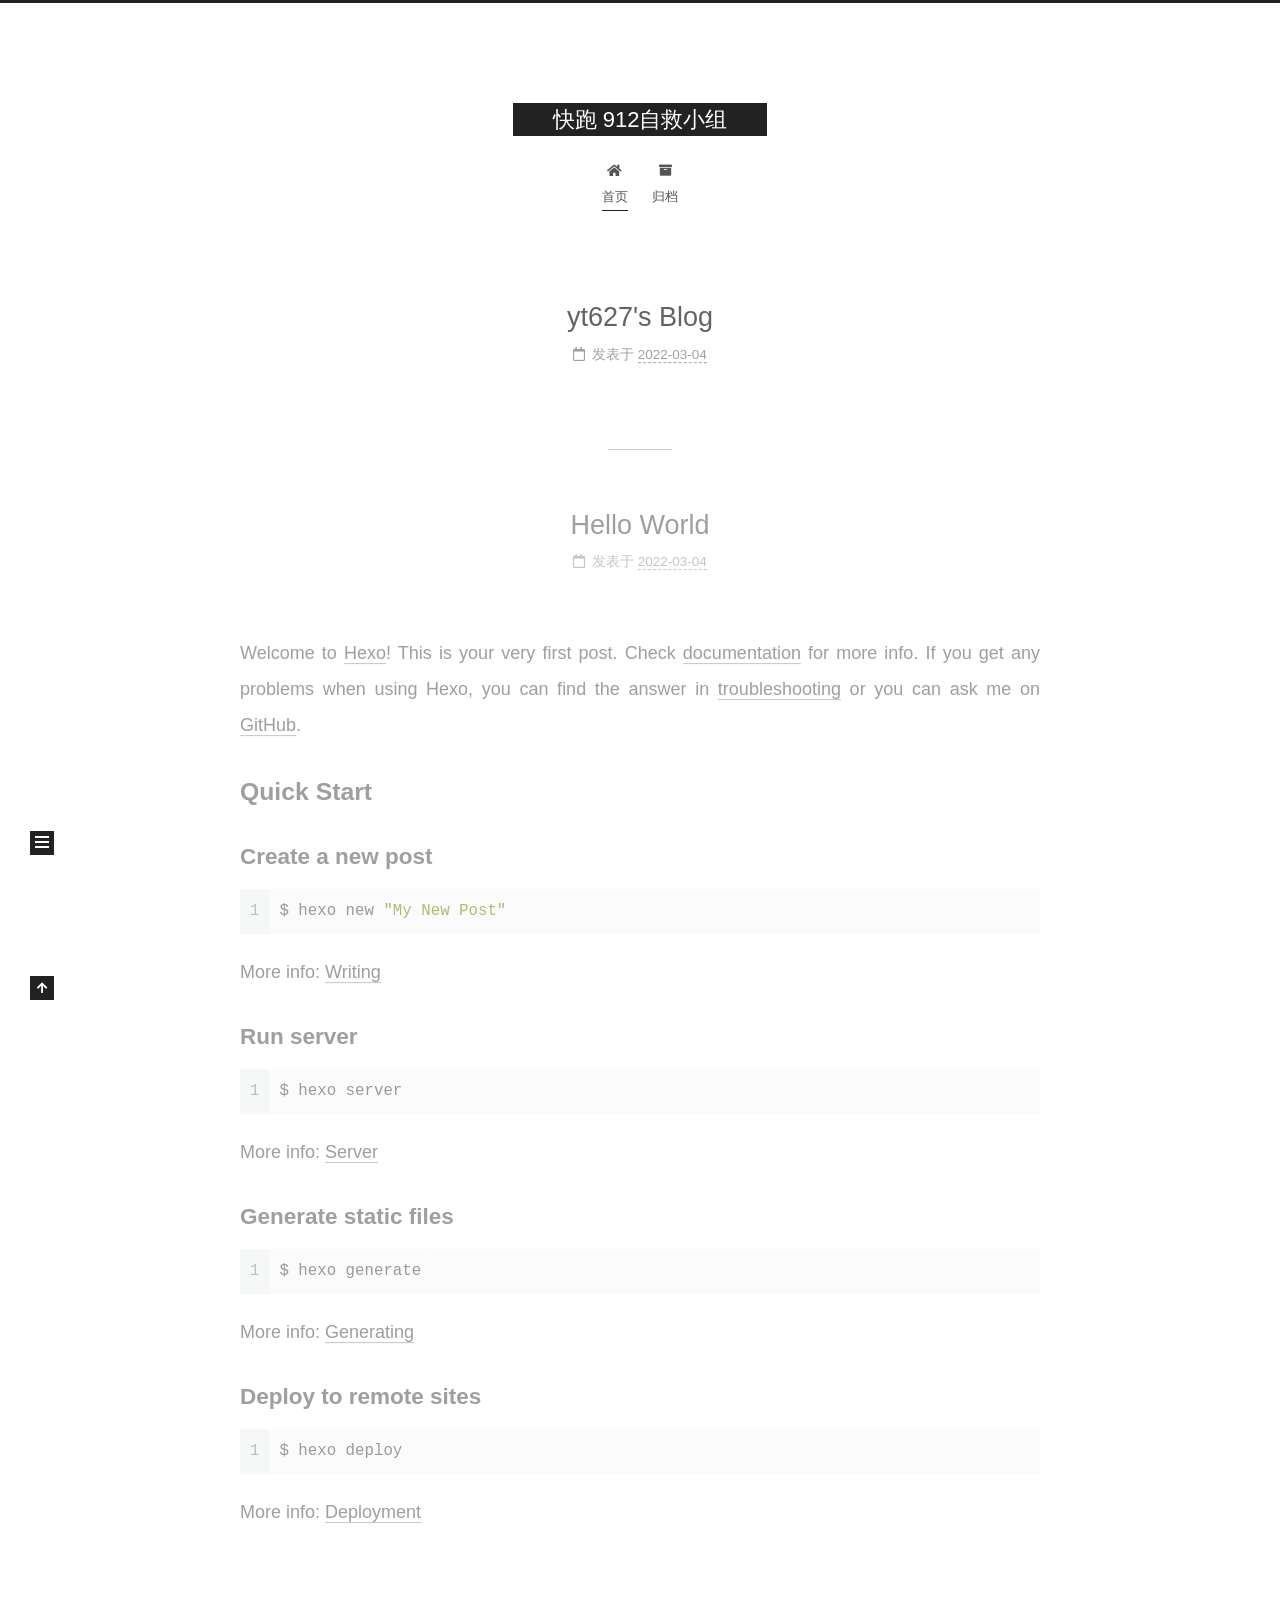
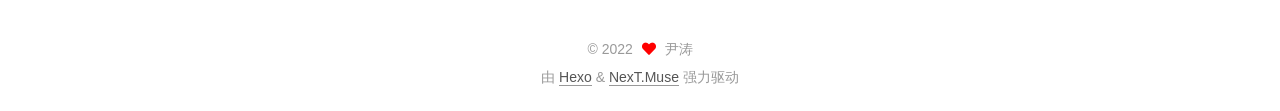
<file: index.html>
<!DOCTYPE html>
<html lang="zh-CN">
<head>
  <meta charset="UTF-8">
<meta name="viewport" content="width=device-width, initial-scale=1, maximum-scale=2">
<meta name="theme-color" content="#222">
<meta name="generator" content="Hexo 6.0.0">
  <link rel="apple-touch-icon" sizes="180x180" href="/images/apple-touch-icon-next.png">
  <link rel="icon" type="image/png" sizes="32x32" href="/images/favicon-32x32-next.png">
  <link rel="icon" type="image/png" sizes="16x16" href="/images/favicon-16x16-next.png">
  <link rel="mask-icon" href="/images/logo.svg" color="#222">

<link rel="stylesheet" href="/css/main.css">


<link rel="stylesheet" href="/lib/font-awesome/css/all.min.css">

<script id="hexo-configurations">
    var NexT = window.NexT || {};
    var CONFIG = {"hostname":"example.com","root":"/","scheme":"Muse","version":"7.8.0","exturl":false,"sidebar":{"position":"left","display":"post","padding":18,"offset":12,"onmobile":false},"copycode":{"enable":false,"show_result":false,"style":null},"back2top":{"enable":true,"sidebar":false,"scrollpercent":false},"bookmark":{"enable":false,"color":"#222","save":"auto"},"fancybox":false,"mediumzoom":false,"lazyload":false,"pangu":false,"comments":{"style":"tabs","active":null,"storage":true,"lazyload":false,"nav":null},"algolia":{"hits":{"per_page":10},"labels":{"input_placeholder":"Search for Posts","hits_empty":"We didn't find any results for the search: ${query}","hits_stats":"${hits} results found in ${time} ms"}},"localsearch":{"enable":false,"trigger":"auto","top_n_per_article":1,"unescape":false,"preload":false},"motion":{"enable":true,"async":false,"transition":{"post_block":"fadeIn","post_header":"slideDownIn","post_body":"slideDownIn","coll_header":"slideLeftIn","sidebar":"slideUpIn"}}};
  </script>

  <meta property="og:type" content="website">
<meta property="og:title" content="上理戏剧中心11">
<meta property="og:url" content="http://example.com/index.html">
<meta property="og:site_name" content="上理戏剧中心22">
<meta property="og:locale" content="zh_CN">
<meta property="article:author" content="尹涛">
<meta name="twitter:card" content="summary">

<link rel="canonical" href="http://example.com/">


<script id="page-configurations">
  // https://hexo.io/docs/variables.html
  CONFIG.page = {
    sidebar: "",
    isHome : true,
    isPost : false,
    lang   : 'zh-CN'
  };
</script>

  <title>上理戏剧中心</title>
  






  <noscript>
  <style>
  .use-motion .brand,
  .use-motion .menu-item,
  .sidebar-inner,
  .use-motion .post-block,
  .use-motion .pagination,
  .use-motion .comments,
  .use-motion .post-header,
  .use-motion .post-body,
  .use-motion .collection-header { opacity: initial; }

  .use-motion .site-title,
  .use-motion .site-subtitle {
    opacity: initial;
    top: initial;
  }

  .use-motion .logo-line-before i { left: initial; }
  .use-motion .logo-line-after i { right: initial; }
  </style>
</noscript>

</head>

<body itemscope itemtype="http://schema.org/WebPage">
  <div class="container use-motion">
    <div class="headband"></div>

    <header class="header" itemscope itemtype="http://schema.org/WPHeader">
      <div class="header-inner"><div class="site-brand-container">
  <div class="site-nav-toggle">
    <div class="toggle" aria-label="切换导航栏">
      <span class="toggle-line toggle-line-first"></span>
      <span class="toggle-line toggle-line-middle"></span>
      <span class="toggle-line toggle-line-last"></span>
    </div>
  </div>

  <div class="site-meta">

    <a href="/" class="brand" rel="start">
      <span class="logo-line-before"><i></i></span>
      <h1 class="site-title">快跑 912自救小组</h1>
      <span class="logo-line-after"><i></i></span>
    </a>
  </div>

  <div class="site-nav-right">
    <div class="toggle popup-trigger">
    </div>
  </div>
</div>




<nav class="site-nav">
  <ul id="menu" class="main-menu menu">
        <li class="menu-item menu-item-home">

    <a href="/" rel="section"><i class="fa fa-home fa-fw"></i>首页</a>

  </li>
        <li class="menu-item menu-item-archives">

    <a href="/archives/" rel="section"><i class="fa fa-archive fa-fw"></i>归档</a>

  </li>
  </ul>
</nav>




</div>
    </header>

    
  <div class="back-to-top">
    <i class="fa fa-arrow-up"></i>
    <span>0%</span>
  </div>


    <main class="main">
      <div class="main-inner">
        <div class="content-wrap">
          

          <div class="content index posts-expand">
            
      
  
  
  <article itemscope itemtype="http://schema.org/Article" class="post-block" lang="zh-CN">
    <link itemprop="mainEntityOfPage" href="http://example.com/2022/03/04/yt627-s-Blog/">

    <span hidden itemprop="author" itemscope itemtype="http://schema.org/Person">
      <meta itemprop="image" content="/images/avatar.gif">
      <meta itemprop="name" content="尹涛">
      <meta itemprop="description" content="">
    </span>

    <span hidden itemprop="publisher" itemscope itemtype="http://schema.org/Organization">
      <meta itemprop="name" content="上理戏剧中心44">
    </span>
      <header class="post-header">
        <h2 class="post-title" itemprop="name headline">
          
            <a href="/2022/03/04/yt627-s-Blog/" class="post-title-link" itemprop="url">yt627's Blog</a>
        </h2>

        <div class="post-meta">
            <span class="post-meta-item">
              <span class="post-meta-item-icon">
                <i class="far fa-calendar"></i>
              </span>
              <span class="post-meta-item-text">发表于</span>

              <time title="创建时间：2022-03-04 12:53:25" itemprop="dateCreated datePublished" datetime="2022-03-04T12:53:25+08:00">2022-03-04</time>
            </span>

          

        </div>
      </header>

    
    
    
    <div class="post-body" itemprop="articleBody">

      
          
      
    </div>

    
    
    
      <footer class="post-footer">
        <div class="post-eof"></div>
      </footer>
  </article>
  
  
  

      
  
  
  <article itemscope itemtype="http://schema.org/Article" class="post-block" lang="zh-CN">
    <link itemprop="mainEntityOfPage" href="http://example.com/2022/03/04/hello-world/">

    <span hidden itemprop="author" itemscope itemtype="http://schema.org/Person">
      <meta itemprop="image" content="/images/avatar.gif">
      <meta itemprop="name" content="尹涛">
      <meta itemprop="description" content="">
    </span>

    <span hidden itemprop="publisher" itemscope itemtype="http://schema.org/Organization">
      <meta itemprop="name" content="上理戏剧中心55">
    </span>
      <header class="post-header">
        <h2 class="post-title" itemprop="name headline">
          
            <a href="/2022/03/04/hello-world/" class="post-title-link" itemprop="url">Hello World</a>
        </h2>

        <div class="post-meta">
            <span class="post-meta-item">
              <span class="post-meta-item-icon">
                <i class="far fa-calendar"></i>
              </span>
              <span class="post-meta-item-text">发表于</span>

              <time title="创建时间：2022-03-04 12:50:51" itemprop="dateCreated datePublished" datetime="2022-03-04T12:50:51+08:00">2022-03-04</time>
            </span>

          

        </div>
      </header>

    
    
    
    <div class="post-body" itemprop="articleBody">

      
          <p>Welcome to <a target="_blank" rel="noopener" href="https://hexo.io/">Hexo</a>! This is your very first post. Check <a target="_blank" rel="noopener" href="https://hexo.io/docs/">documentation</a> for more info. If you get any problems when using Hexo, you can find the answer in <a target="_blank" rel="noopener" href="https://hexo.io/docs/troubleshooting.html">troubleshooting</a> or you can ask me on <a target="_blank" rel="noopener" href="https://github.com/hexojs/hexo/issues">GitHub</a>.</p>
<h2 id="Quick-Start"><a href="#Quick-Start" class="headerlink" title="Quick Start"></a>Quick Start</h2><h3 id="Create-a-new-post"><a href="#Create-a-new-post" class="headerlink" title="Create a new post"></a>Create a new post</h3><figure class="highlight bash"><table><tr><td class="gutter"><pre><span class="line">1</span><br></pre></td><td class="code"><pre><span class="line">$ hexo new <span class="string">&quot;My New Post&quot;</span></span><br></pre></td></tr></table></figure>

<p>More info: <a target="_blank" rel="noopener" href="https://hexo.io/docs/writing.html">Writing</a></p>
<h3 id="Run-server"><a href="#Run-server" class="headerlink" title="Run server"></a>Run server</h3><figure class="highlight bash"><table><tr><td class="gutter"><pre><span class="line">1</span><br></pre></td><td class="code"><pre><span class="line">$ hexo server</span><br></pre></td></tr></table></figure>

<p>More info: <a target="_blank" rel="noopener" href="https://hexo.io/docs/server.html">Server</a></p>
<h3 id="Generate-static-files"><a href="#Generate-static-files" class="headerlink" title="Generate static files"></a>Generate static files</h3><figure class="highlight bash"><table><tr><td class="gutter"><pre><span class="line">1</span><br></pre></td><td class="code"><pre><span class="line">$ hexo generate</span><br></pre></td></tr></table></figure>

<p>More info: <a target="_blank" rel="noopener" href="https://hexo.io/docs/generating.html">Generating</a></p>
<h3 id="Deploy-to-remote-sites"><a href="#Deploy-to-remote-sites" class="headerlink" title="Deploy to remote sites"></a>Deploy to remote sites</h3><figure class="highlight bash"><table><tr><td class="gutter"><pre><span class="line">1</span><br></pre></td><td class="code"><pre><span class="line">$ hexo deploy</span><br></pre></td></tr></table></figure>

<p>More info: <a target="_blank" rel="noopener" href="https://hexo.io/docs/one-command-deployment.html">Deployment</a></p>

      
    </div>

    
    
    
      <footer class="post-footer">
        <div class="post-eof"></div>
      </footer>
  </article>
  
  
  


  



          </div>
          

<script>
  window.addEventListener('tabs:register', () => {
    let { activeClass } = CONFIG.comments;
    if (CONFIG.comments.storage) {
      activeClass = localStorage.getItem('comments_active') || activeClass;
    }
    if (activeClass) {
      let activeTab = document.querySelector(`a[href="#comment-${activeClass}"]`);
      if (activeTab) {
        activeTab.click();
      }
    }
  });
  if (CONFIG.comments.storage) {
    window.addEventListener('tabs:click', event => {
      if (!event.target.matches('.tabs-comment .tab-content .tab-pane')) return;
      let commentClass = event.target.classList[1];
      localStorage.setItem('comments_active', commentClass);
    });
  }
</script>

        </div>
          
  
  <div class="toggle sidebar-toggle">
    <span class="toggle-line toggle-line-first"></span>
    <span class="toggle-line toggle-line-middle"></span>
    <span class="toggle-line toggle-line-last"></span>
  </div>

  <aside class="sidebar">
    <div class="sidebar-inner">

      <ul class="sidebar-nav motion-element">
        <li class="sidebar-nav-toc">
          文章目录
        </li>
        <li class="sidebar-nav-overview">
          站点概览
        </li>
      </ul>

      <!--noindex-->
      <div class="post-toc-wrap sidebar-panel">
      </div>
      <!--/noindex-->

      <div class="site-overview-wrap sidebar-panel">
        <div class="site-author motion-element" itemprop="author" itemscope itemtype="http://schema.org/Person">
  <p class="site-author-name" itemprop="name">尹涛</p>
  <div class="site-description" itemprop="description"></div>
</div>
<div class="site-state-wrap motion-element">
  <nav class="site-state">
      <div class="site-state-item site-state-posts">
          <a href="/archives/">
        
          <span class="site-state-item-count">2</span>
          <span class="site-state-item-name">日志</span>
        </a>
      </div>
  </nav>
</div>



      </div>

    </div>
  </aside>
  <div id="sidebar-dimmer"></div>


      </div>
    </main>

    <footer class="footer">
      <div class="footer-inner">
        

        

<div class="copyright">
  
  &copy; 
  <span itemprop="copyrightYear">2022</span>
  <span class="with-love">
    <i class="fa fa-heart"></i>
  </span>
  <span class="author" itemprop="copyrightHolder">尹涛</span>
</div>
  <div class="powered-by">由 <a href="https://hexo.io/" class="theme-link" rel="noopener" target="_blank">Hexo</a> & <a href="https://muse.theme-next.org/" class="theme-link" rel="noopener" target="_blank">NexT.Muse</a> 强力驱动
  </div>

        








      </div>
    </footer>
  </div>

  
  <script src="/lib/anime.min.js"></script>
  <script src="/lib/velocity/velocity.min.js"></script>
  <script src="/lib/velocity/velocity.ui.min.js"></script>

<script src="/js/utils.js"></script>

<script src="/js/motion.js"></script>


<script src="/js/schemes/muse.js"></script>


<script src="/js/next-boot.js"></script>




  















  

  

</body>
</html>
</file>
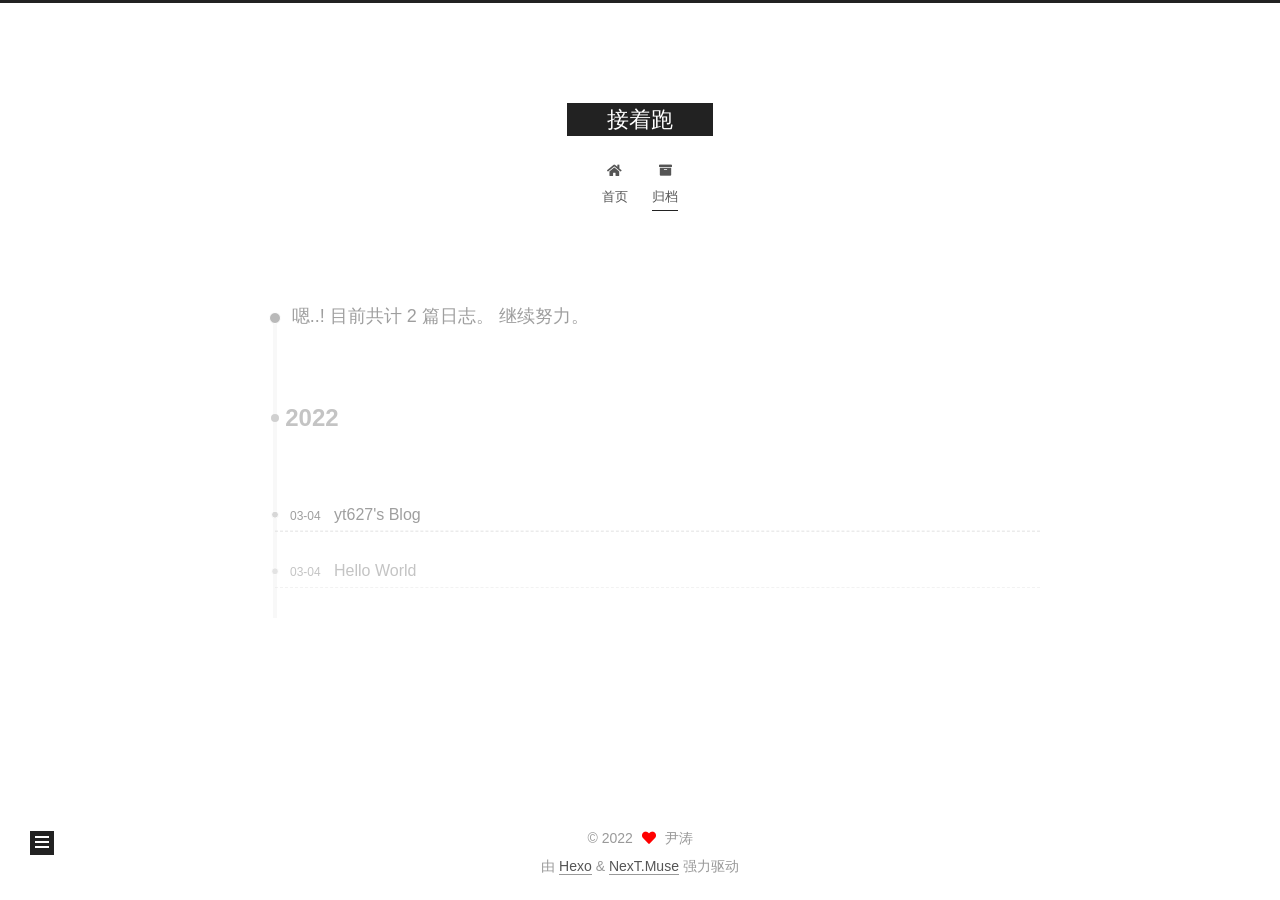
<file: archives/index.html>
<!DOCTYPE html>
<html lang="zh-CN">
<head>
  <meta charset="UTF-8">
<meta name="viewport" content="width=device-width, initial-scale=1, maximum-scale=2">
<meta name="theme-color" content="#222">
<meta name="generator" content="Hexo 6.0.0">
  <link rel="apple-touch-icon" sizes="180x180" href="/images/apple-touch-icon-next.png">
  <link rel="icon" type="image/png" sizes="32x32" href="/images/favicon-32x32-next.png">
  <link rel="icon" type="image/png" sizes="16x16" href="/images/favicon-16x16-next.png">
  <link rel="mask-icon" href="/images/logo.svg" color="#222">

<link rel="stylesheet" href="/css/main.css">


<link rel="stylesheet" href="/lib/font-awesome/css/all.min.css">

<script id="hexo-configurations">
    var NexT = window.NexT || {};
    var CONFIG = {"hostname":"example.com","root":"/","scheme":"Muse","version":"7.8.0","exturl":false,"sidebar":{"position":"left","display":"post","padding":18,"offset":12,"onmobile":false},"copycode":{"enable":false,"show_result":false,"style":null},"back2top":{"enable":true,"sidebar":false,"scrollpercent":false},"bookmark":{"enable":false,"color":"#222","save":"auto"},"fancybox":false,"mediumzoom":false,"lazyload":false,"pangu":false,"comments":{"style":"tabs","active":null,"storage":true,"lazyload":false,"nav":null},"algolia":{"hits":{"per_page":10},"labels":{"input_placeholder":"Search for Posts","hits_empty":"We didn't find any results for the search: ${query}","hits_stats":"${hits} results found in ${time} ms"}},"localsearch":{"enable":false,"trigger":"auto","top_n_per_article":1,"unescape":false,"preload":false},"motion":{"enable":true,"async":false,"transition":{"post_block":"fadeIn","post_header":"slideDownIn","post_body":"slideDownIn","coll_header":"slideLeftIn","sidebar":"slideUpIn"}}};
  </script>

  <meta property="og:type" content="website">
<meta property="og:title" content="上理戏剧中心">
<meta property="og:url" content="http://example.com/archives/index.html">
<meta property="og:site_name" content="上理戏剧中心">
<meta property="og:locale" content="zh_CN">
<meta property="article:author" content="尹涛">
<meta name="twitter:card" content="summary">

<link rel="canonical" href="http://example.com/archives/">


<script id="page-configurations">
  // https://hexo.io/docs/variables.html
  CONFIG.page = {
    sidebar: "",
    isHome : false,
    isPost : false,
    lang   : 'zh-CN'
  };
</script>

  <title>归档 | 上理戏剧中心111</title>
  






  <noscript>
  <style>
  .use-motion .brand,
  .use-motion .menu-item,
  .sidebar-inner,
  .use-motion .post-block,
  .use-motion .pagination,
  .use-motion .comments,
  .use-motion .post-header,
  .use-motion .post-body,
  .use-motion .collection-header { opacity: initial; }

  .use-motion .site-title,
  .use-motion .site-subtitle {
    opacity: initial;
    top: initial;
  }

  .use-motion .logo-line-before i { left: initial; }
  .use-motion .logo-line-after i { right: initial; }
  </style>
</noscript>

</head>

<body itemscope itemtype="http://schema.org/WebPage">
  <div class="container use-motion">
    <div class="headband"></div>

    <header class="header" itemscope itemtype="http://schema.org/WPHeader">
      <div class="header-inner"><div class="site-brand-container">
  <div class="site-nav-toggle">
    <div class="toggle" aria-label="切换导航栏">
      <span class="toggle-line toggle-line-first"></span>
      <span class="toggle-line toggle-line-middle"></span>
      <span class="toggle-line toggle-line-last"></span>
    </div>
  </div>

  <div class="site-meta">

    <a href="/" class="brand" rel="start">
      <span class="logo-line-before"><i></i></span>
      <h1 class="site-title">接着跑</h1>
      <span class="logo-line-after"><i></i></span>
    </a>
  </div>

  <div class="site-nav-right">
    <div class="toggle popup-trigger">
    </div>
  </div>
</div>




<nav class="site-nav">
  <ul id="menu" class="main-menu menu">
        <li class="menu-item menu-item-home">

    <a href="/" rel="section"><i class="fa fa-home fa-fw"></i>首页</a>

  </li>
        <li class="menu-item menu-item-archives">

    <a href="/archives/" rel="section"><i class="fa fa-archive fa-fw"></i>归档</a>

  </li>
  </ul>
</nav>




</div>
    </header>

    
  <div class="back-to-top">
    <i class="fa fa-arrow-up"></i>
    <span>0%</span>
  </div>


    <main class="main">
      <div class="main-inner">
        <div class="content-wrap">
          

          <div class="content archive">
            

  
  
  
  <div class="post-block">
    <div class="posts-collapse">
      <div class="collection-title">
        <span class="collection-header">嗯..! 目前共计 2 篇日志。 继续努力。</span>
      </div>

      
    <div class="collection-year">
      <span class="collection-header">2022</span>
    </div>

  <article itemscope itemtype="http://schema.org/Article">
    <header class="post-header">

      <div class="post-meta">
        <time itemprop="dateCreated"
              datetime="2022-03-04T12:53:25+08:00"
              content="2022-03-04">
          03-04
        </time>
      </div>

      <div class="post-title">
          <a class="post-title-link" href="/2022/03/04/yt627-s-Blog/" itemprop="url">
            <span itemprop="name">yt627's Blog</span>
          </a>
      </div>

    </header>
  </article>

  <article itemscope itemtype="http://schema.org/Article">
    <header class="post-header">

      <div class="post-meta">
        <time itemprop="dateCreated"
              datetime="2022-03-04T12:50:51+08:00"
              content="2022-03-04">
          03-04
        </time>
      </div>

      <div class="post-title">
          <a class="post-title-link" href="/2022/03/04/hello-world/" itemprop="url">
            <span itemprop="name">Hello World</span>
          </a>
      </div>

    </header>
  </article>


    </div>
  </div>
  
  
  

  



          </div>
          

<script>
  window.addEventListener('tabs:register', () => {
    let { activeClass } = CONFIG.comments;
    if (CONFIG.comments.storage) {
      activeClass = localStorage.getItem('comments_active') || activeClass;
    }
    if (activeClass) {
      let activeTab = document.querySelector(`a[href="#comment-${activeClass}"]`);
      if (activeTab) {
        activeTab.click();
      }
    }
  });
  if (CONFIG.comments.storage) {
    window.addEventListener('tabs:click', event => {
      if (!event.target.matches('.tabs-comment .tab-content .tab-pane')) return;
      let commentClass = event.target.classList[1];
      localStorage.setItem('comments_active', commentClass);
    });
  }
</script>

        </div>
          
  
  <div class="toggle sidebar-toggle">
    <span class="toggle-line toggle-line-first"></span>
    <span class="toggle-line toggle-line-middle"></span>
    <span class="toggle-line toggle-line-last"></span>
  </div>

  <aside class="sidebar">
    <div class="sidebar-inner">

      <ul class="sidebar-nav motion-element">
        <li class="sidebar-nav-toc">
          文章目录
        </li>
        <li class="sidebar-nav-overview">
          站点概览
        </li>
      </ul>

      <!--noindex-->
      <div class="post-toc-wrap sidebar-panel">
      </div>
      <!--/noindex-->

      <div class="site-overview-wrap sidebar-panel">
        <div class="site-author motion-element" itemprop="author" itemscope itemtype="http://schema.org/Person">
  <p class="site-author-name" itemprop="name">尹涛</p>
  <div class="site-description" itemprop="description"></div>
</div>
<div class="site-state-wrap motion-element">
  <nav class="site-state">
      <div class="site-state-item site-state-posts">
          <a href="/archives/">
        
          <span class="site-state-item-count">2</span>
          <span class="site-state-item-name">日志</span>
        </a>
      </div>
  </nav>
</div>



      </div>

    </div>
  </aside>
  <div id="sidebar-dimmer"></div>


      </div>
    </main>

    <footer class="footer">
      <div class="footer-inner">
        

        

<div class="copyright">
  
  &copy; 
  <span itemprop="copyrightYear">2022</span>
  <span class="with-love">
    <i class="fa fa-heart"></i>
  </span>
  <span class="author" itemprop="copyrightHolder">尹涛</span>
</div>
  <div class="powered-by">由 <a href="https://hexo.io/" class="theme-link" rel="noopener" target="_blank">Hexo</a> & <a href="https://muse.theme-next.org/" class="theme-link" rel="noopener" target="_blank">NexT.Muse</a> 强力驱动
  </div>

        








      </div>
    </footer>
  </div>

  
  <script src="/lib/anime.min.js"></script>
  <script src="/lib/velocity/velocity.min.js"></script>
  <script src="/lib/velocity/velocity.ui.min.js"></script>

<script src="/js/utils.js"></script>

<script src="/js/motion.js"></script>


<script src="/js/schemes/muse.js"></script>


<script src="/js/next-boot.js"></script>




  















  

  

</body>
</html>
</file>
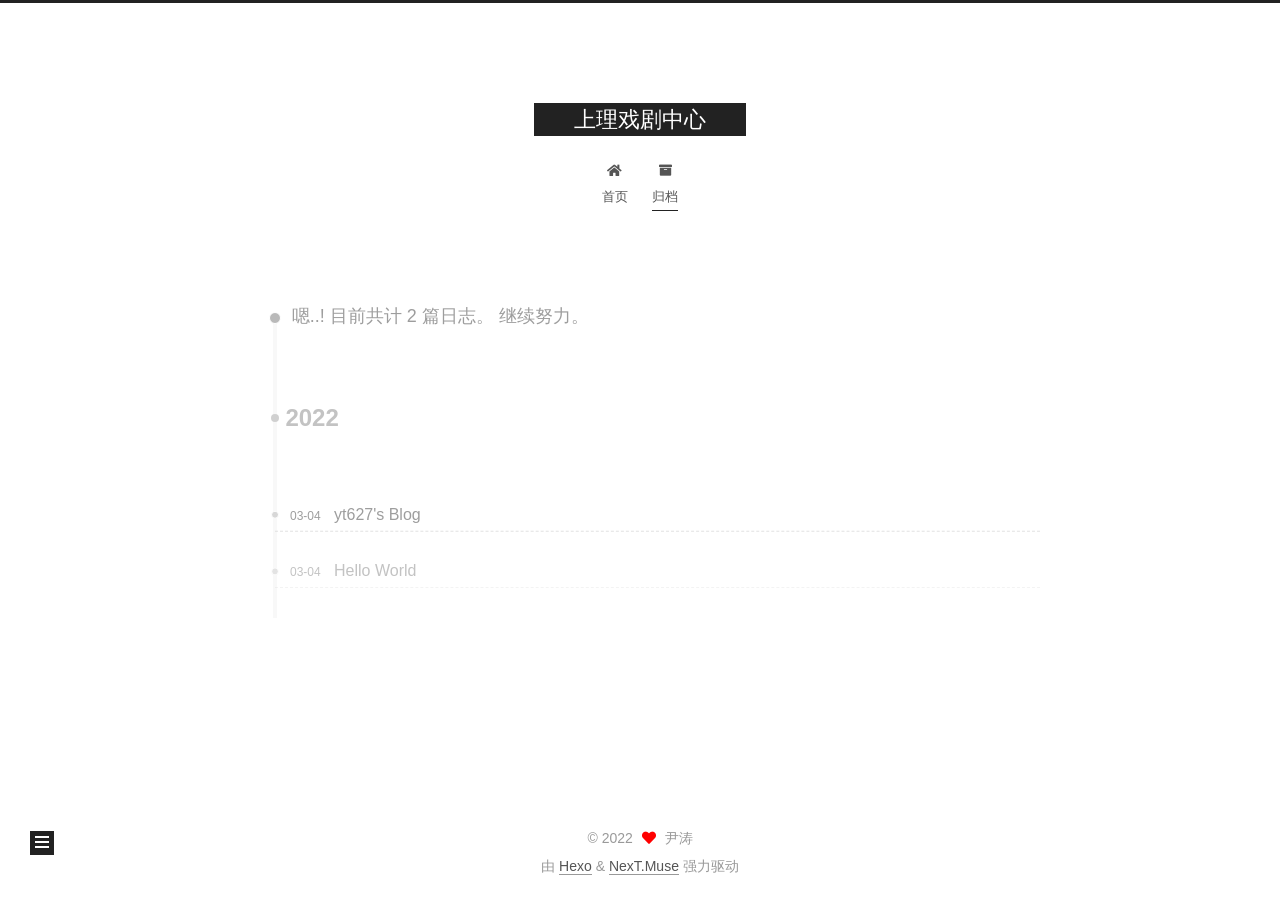
<file: archives/2022/index.html>
<!DOCTYPE html>
<html lang="zh-CN">
<head>
  <meta charset="UTF-8">
<meta name="viewport" content="width=device-width, initial-scale=1, maximum-scale=2">
<meta name="theme-color" content="#222">
<meta name="generator" content="Hexo 6.0.0">
  <link rel="apple-touch-icon" sizes="180x180" href="/images/apple-touch-icon-next.png">
  <link rel="icon" type="image/png" sizes="32x32" href="/images/favicon-32x32-next.png">
  <link rel="icon" type="image/png" sizes="16x16" href="/images/favicon-16x16-next.png">
  <link rel="mask-icon" href="/images/logo.svg" color="#222">

<link rel="stylesheet" href="/css/main.css">


<link rel="stylesheet" href="/lib/font-awesome/css/all.min.css">

<script id="hexo-configurations">
    var NexT = window.NexT || {};
    var CONFIG = {"hostname":"example.com","root":"/","scheme":"Muse","version":"7.8.0","exturl":false,"sidebar":{"position":"left","display":"post","padding":18,"offset":12,"onmobile":false},"copycode":{"enable":false,"show_result":false,"style":null},"back2top":{"enable":true,"sidebar":false,"scrollpercent":false},"bookmark":{"enable":false,"color":"#222","save":"auto"},"fancybox":false,"mediumzoom":false,"lazyload":false,"pangu":false,"comments":{"style":"tabs","active":null,"storage":true,"lazyload":false,"nav":null},"algolia":{"hits":{"per_page":10},"labels":{"input_placeholder":"Search for Posts","hits_empty":"We didn't find any results for the search: ${query}","hits_stats":"${hits} results found in ${time} ms"}},"localsearch":{"enable":false,"trigger":"auto","top_n_per_article":1,"unescape":false,"preload":false},"motion":{"enable":true,"async":false,"transition":{"post_block":"fadeIn","post_header":"slideDownIn","post_body":"slideDownIn","coll_header":"slideLeftIn","sidebar":"slideUpIn"}}};
  </script>

  <meta property="og:type" content="website">
<meta property="og:title" content="上理戏剧中心">
<meta property="og:url" content="http://example.com/archives/2022/index.html">
<meta property="og:site_name" content="上理戏剧中心">
<meta property="og:locale" content="zh_CN">
<meta property="article:author" content="尹涛">
<meta name="twitter:card" content="summary">

<link rel="canonical" href="http://example.com/archives/2022/">


<script id="page-configurations">
  // https://hexo.io/docs/variables.html
  CONFIG.page = {
    sidebar: "",
    isHome : false,
    isPost : false,
    lang   : 'zh-CN'
  };
</script>

  <title>归档 | 上理戏剧中心</title>
  






  <noscript>
  <style>
  .use-motion .brand,
  .use-motion .menu-item,
  .sidebar-inner,
  .use-motion .post-block,
  .use-motion .pagination,
  .use-motion .comments,
  .use-motion .post-header,
  .use-motion .post-body,
  .use-motion .collection-header { opacity: initial; }

  .use-motion .site-title,
  .use-motion .site-subtitle {
    opacity: initial;
    top: initial;
  }

  .use-motion .logo-line-before i { left: initial; }
  .use-motion .logo-line-after i { right: initial; }
  </style>
</noscript>

</head>

<body itemscope itemtype="http://schema.org/WebPage">
  <div class="container use-motion">
    <div class="headband"></div>

    <header class="header" itemscope itemtype="http://schema.org/WPHeader">
      <div class="header-inner"><div class="site-brand-container">
  <div class="site-nav-toggle">
    <div class="toggle" aria-label="切换导航栏">
      <span class="toggle-line toggle-line-first"></span>
      <span class="toggle-line toggle-line-middle"></span>
      <span class="toggle-line toggle-line-last"></span>
    </div>
  </div>

  <div class="site-meta">

    <a href="/" class="brand" rel="start">
      <span class="logo-line-before"><i></i></span>
      <h1 class="site-title">上理戏剧中心</h1>
      <span class="logo-line-after"><i></i></span>
    </a>
  </div>

  <div class="site-nav-right">
    <div class="toggle popup-trigger">
    </div>
  </div>
</div>




<nav class="site-nav">
  <ul id="menu" class="main-menu menu">
        <li class="menu-item menu-item-home">

    <a href="/" rel="section"><i class="fa fa-home fa-fw"></i>首页</a>

  </li>
        <li class="menu-item menu-item-archives">

    <a href="/archives/" rel="section"><i class="fa fa-archive fa-fw"></i>归档</a>

  </li>
  </ul>
</nav>




</div>
    </header>

    
  <div class="back-to-top">
    <i class="fa fa-arrow-up"></i>
    <span>0%</span>
  </div>


    <main class="main">
      <div class="main-inner">
        <div class="content-wrap">
          

          <div class="content archive">
            

  
  
  
  <div class="post-block">
    <div class="posts-collapse">
      <div class="collection-title">
        <span class="collection-header">嗯..! 目前共计 2 篇日志。 继续努力。</span>
      </div>

      
    <div class="collection-year">
      <span class="collection-header">2022</span>
    </div>

  <article itemscope itemtype="http://schema.org/Article">
    <header class="post-header">

      <div class="post-meta">
        <time itemprop="dateCreated"
              datetime="2022-03-04T12:53:25+08:00"
              content="2022-03-04">
          03-04
        </time>
      </div>

      <div class="post-title">
          <a class="post-title-link" href="/2022/03/04/yt627-s-Blog/" itemprop="url">
            <span itemprop="name">yt627's Blog</span>
          </a>
      </div>

    </header>
  </article>

  <article itemscope itemtype="http://schema.org/Article">
    <header class="post-header">

      <div class="post-meta">
        <time itemprop="dateCreated"
              datetime="2022-03-04T12:50:51+08:00"
              content="2022-03-04">
          03-04
        </time>
      </div>

      <div class="post-title">
          <a class="post-title-link" href="/2022/03/04/hello-world/" itemprop="url">
            <span itemprop="name">Hello World</span>
          </a>
      </div>

    </header>
  </article>


    </div>
  </div>
  
  
  

  



          </div>
          

<script>
  window.addEventListener('tabs:register', () => {
    let { activeClass } = CONFIG.comments;
    if (CONFIG.comments.storage) {
      activeClass = localStorage.getItem('comments_active') || activeClass;
    }
    if (activeClass) {
      let activeTab = document.querySelector(`a[href="#comment-${activeClass}"]`);
      if (activeTab) {
        activeTab.click();
      }
    }
  });
  if (CONFIG.comments.storage) {
    window.addEventListener('tabs:click', event => {
      if (!event.target.matches('.tabs-comment .tab-content .tab-pane')) return;
      let commentClass = event.target.classList[1];
      localStorage.setItem('comments_active', commentClass);
    });
  }
</script>

        </div>
          
  
  <div class="toggle sidebar-toggle">
    <span class="toggle-line toggle-line-first"></span>
    <span class="toggle-line toggle-line-middle"></span>
    <span class="toggle-line toggle-line-last"></span>
  </div>

  <aside class="sidebar">
    <div class="sidebar-inner">

      <ul class="sidebar-nav motion-element">
        <li class="sidebar-nav-toc">
          文章目录
        </li>
        <li class="sidebar-nav-overview">
          站点概览
        </li>
      </ul>

      <!--noindex-->
      <div class="post-toc-wrap sidebar-panel">
      </div>
      <!--/noindex-->

      <div class="site-overview-wrap sidebar-panel">
        <div class="site-author motion-element" itemprop="author" itemscope itemtype="http://schema.org/Person">
  <p class="site-author-name" itemprop="name">尹涛</p>
  <div class="site-description" itemprop="description"></div>
</div>
<div class="site-state-wrap motion-element">
  <nav class="site-state">
      <div class="site-state-item site-state-posts">
          <a href="/archives/">
        
          <span class="site-state-item-count">2</span>
          <span class="site-state-item-name">日志</span>
        </a>
      </div>
  </nav>
</div>



      </div>

    </div>
  </aside>
  <div id="sidebar-dimmer"></div>


      </div>
    </main>

    <footer class="footer">
      <div class="footer-inner">
        

        

<div class="copyright">
  
  &copy; 
  <span itemprop="copyrightYear">2022</span>
  <span class="with-love">
    <i class="fa fa-heart"></i>
  </span>
  <span class="author" itemprop="copyrightHolder">尹涛</span>
</div>
  <div class="powered-by">由 <a href="https://hexo.io/" class="theme-link" rel="noopener" target="_blank">Hexo</a> & <a href="https://muse.theme-next.org/" class="theme-link" rel="noopener" target="_blank">NexT.Muse</a> 强力驱动
  </div>

        








      </div>
    </footer>
  </div>

  
  <script src="/lib/anime.min.js"></script>
  <script src="/lib/velocity/velocity.min.js"></script>
  <script src="/lib/velocity/velocity.ui.min.js"></script>

<script src="/js/utils.js"></script>

<script src="/js/motion.js"></script>


<script src="/js/schemes/muse.js"></script>


<script src="/js/next-boot.js"></script>




  















  

  

</body>
</html>
</file>
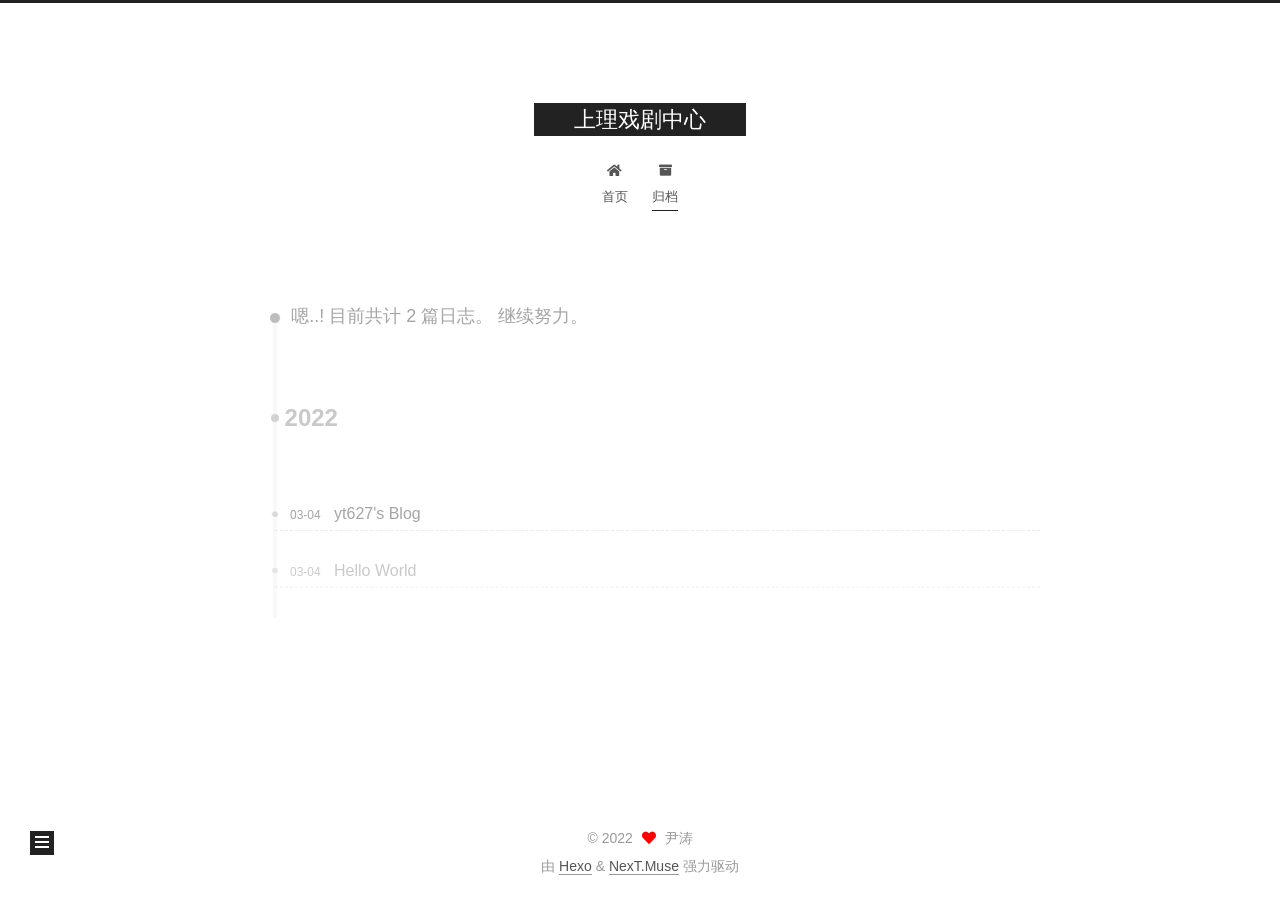
<file: archives/2022/03/index.html>
<!DOCTYPE html>
<html lang="zh-CN">
<head>
  <meta charset="UTF-8">
<meta name="viewport" content="width=device-width, initial-scale=1, maximum-scale=2">
<meta name="theme-color" content="#222">
<meta name="generator" content="Hexo 6.0.0">
  <link rel="apple-touch-icon" sizes="180x180" href="/images/apple-touch-icon-next.png">
  <link rel="icon" type="image/png" sizes="32x32" href="/images/favicon-32x32-next.png">
  <link rel="icon" type="image/png" sizes="16x16" href="/images/favicon-16x16-next.png">
  <link rel="mask-icon" href="/images/logo.svg" color="#222">

<link rel="stylesheet" href="/css/main.css">


<link rel="stylesheet" href="/lib/font-awesome/css/all.min.css">

<script id="hexo-configurations">
    var NexT = window.NexT || {};
    var CONFIG = {"hostname":"example.com","root":"/","scheme":"Muse","version":"7.8.0","exturl":false,"sidebar":{"position":"left","display":"post","padding":18,"offset":12,"onmobile":false},"copycode":{"enable":false,"show_result":false,"style":null},"back2top":{"enable":true,"sidebar":false,"scrollpercent":false},"bookmark":{"enable":false,"color":"#222","save":"auto"},"fancybox":false,"mediumzoom":false,"lazyload":false,"pangu":false,"comments":{"style":"tabs","active":null,"storage":true,"lazyload":false,"nav":null},"algolia":{"hits":{"per_page":10},"labels":{"input_placeholder":"Search for Posts","hits_empty":"We didn't find any results for the search: ${query}","hits_stats":"${hits} results found in ${time} ms"}},"localsearch":{"enable":false,"trigger":"auto","top_n_per_article":1,"unescape":false,"preload":false},"motion":{"enable":true,"async":false,"transition":{"post_block":"fadeIn","post_header":"slideDownIn","post_body":"slideDownIn","coll_header":"slideLeftIn","sidebar":"slideUpIn"}}};
  </script>

  <meta property="og:type" content="website">
<meta property="og:title" content="上理戏剧中心">
<meta property="og:url" content="http://example.com/archives/2022/03/index.html">
<meta property="og:site_name" content="上理戏剧中心">
<meta property="og:locale" content="zh_CN">
<meta property="article:author" content="尹涛">
<meta name="twitter:card" content="summary">

<link rel="canonical" href="http://example.com/archives/2022/03/">


<script id="page-configurations">
  // https://hexo.io/docs/variables.html
  CONFIG.page = {
    sidebar: "",
    isHome : false,
    isPost : false,
    lang   : 'zh-CN'
  };
</script>

  <title>归档 | 上理戏剧中心</title>
  






  <noscript>
  <style>
  .use-motion .brand,
  .use-motion .menu-item,
  .sidebar-inner,
  .use-motion .post-block,
  .use-motion .pagination,
  .use-motion .comments,
  .use-motion .post-header,
  .use-motion .post-body,
  .use-motion .collection-header { opacity: initial; }

  .use-motion .site-title,
  .use-motion .site-subtitle {
    opacity: initial;
    top: initial;
  }

  .use-motion .logo-line-before i { left: initial; }
  .use-motion .logo-line-after i { right: initial; }
  </style>
</noscript>

</head>

<body itemscope itemtype="http://schema.org/WebPage">
  <div class="container use-motion">
    <div class="headband"></div>

    <header class="header" itemscope itemtype="http://schema.org/WPHeader">
      <div class="header-inner"><div class="site-brand-container">
  <div class="site-nav-toggle">
    <div class="toggle" aria-label="切换导航栏">
      <span class="toggle-line toggle-line-first"></span>
      <span class="toggle-line toggle-line-middle"></span>
      <span class="toggle-line toggle-line-last"></span>
    </div>
  </div>

  <div class="site-meta">

    <a href="/" class="brand" rel="start">
      <span class="logo-line-before"><i></i></span>
      <h1 class="site-title">上理戏剧中心</h1>
      <span class="logo-line-after"><i></i></span>
    </a>
  </div>

  <div class="site-nav-right">
    <div class="toggle popup-trigger">
    </div>
  </div>
</div>




<nav class="site-nav">
  <ul id="menu" class="main-menu menu">
        <li class="menu-item menu-item-home">

    <a href="/" rel="section"><i class="fa fa-home fa-fw"></i>首页</a>

  </li>
        <li class="menu-item menu-item-archives">

    <a href="/archives/" rel="section"><i class="fa fa-archive fa-fw"></i>归档</a>

  </li>
  </ul>
</nav>




</div>
    </header>

    
  <div class="back-to-top">
    <i class="fa fa-arrow-up"></i>
    <span>0%</span>
  </div>


    <main class="main">
      <div class="main-inner">
        <div class="content-wrap">
          

          <div class="content archive">
            

  
  
  
  <div class="post-block">
    <div class="posts-collapse">
      <div class="collection-title">
        <span class="collection-header">嗯..! 目前共计 2 篇日志。 继续努力。</span>
      </div>

      
    <div class="collection-year">
      <span class="collection-header">2022</span>
    </div>

  <article itemscope itemtype="http://schema.org/Article">
    <header class="post-header">

      <div class="post-meta">
        <time itemprop="dateCreated"
              datetime="2022-03-04T12:53:25+08:00"
              content="2022-03-04">
          03-04
        </time>
      </div>

      <div class="post-title">
          <a class="post-title-link" href="/2022/03/04/yt627-s-Blog/" itemprop="url">
            <span itemprop="name">yt627's Blog</span>
          </a>
      </div>

    </header>
  </article>

  <article itemscope itemtype="http://schema.org/Article">
    <header class="post-header">

      <div class="post-meta">
        <time itemprop="dateCreated"
              datetime="2022-03-04T12:50:51+08:00"
              content="2022-03-04">
          03-04
        </time>
      </div>

      <div class="post-title">
          <a class="post-title-link" href="/2022/03/04/hello-world/" itemprop="url">
            <span itemprop="name">Hello World</span>
          </a>
      </div>

    </header>
  </article>


    </div>
  </div>
  
  
  

  



          </div>
          

<script>
  window.addEventListener('tabs:register', () => {
    let { activeClass } = CONFIG.comments;
    if (CONFIG.comments.storage) {
      activeClass = localStorage.getItem('comments_active') || activeClass;
    }
    if (activeClass) {
      let activeTab = document.querySelector(`a[href="#comment-${activeClass}"]`);
      if (activeTab) {
        activeTab.click();
      }
    }
  });
  if (CONFIG.comments.storage) {
    window.addEventListener('tabs:click', event => {
      if (!event.target.matches('.tabs-comment .tab-content .tab-pane')) return;
      let commentClass = event.target.classList[1];
      localStorage.setItem('comments_active', commentClass);
    });
  }
</script>

        </div>
          
  
  <div class="toggle sidebar-toggle">
    <span class="toggle-line toggle-line-first"></span>
    <span class="toggle-line toggle-line-middle"></span>
    <span class="toggle-line toggle-line-last"></span>
  </div>

  <aside class="sidebar">
    <div class="sidebar-inner">

      <ul class="sidebar-nav motion-element">
        <li class="sidebar-nav-toc">
          文章目录
        </li>
        <li class="sidebar-nav-overview">
          站点概览
        </li>
      </ul>

      <!--noindex-->
      <div class="post-toc-wrap sidebar-panel">
      </div>
      <!--/noindex-->

      <div class="site-overview-wrap sidebar-panel">
        <div class="site-author motion-element" itemprop="author" itemscope itemtype="http://schema.org/Person">
  <p class="site-author-name" itemprop="name">尹涛</p>
  <div class="site-description" itemprop="description"></div>
</div>
<div class="site-state-wrap motion-element">
  <nav class="site-state">
      <div class="site-state-item site-state-posts">
          <a href="/archives/">
        
          <span class="site-state-item-count">2</span>
          <span class="site-state-item-name">日志</span>
        </a>
      </div>
  </nav>
</div>



      </div>

    </div>
  </aside>
  <div id="sidebar-dimmer"></div>


      </div>
    </main>

    <footer class="footer">
      <div class="footer-inner">
        

        

<div class="copyright">
  
  &copy; 
  <span itemprop="copyrightYear">2022</span>
  <span class="with-love">
    <i class="fa fa-heart"></i>
  </span>
  <span class="author" itemprop="copyrightHolder">尹涛</span>
</div>
  <div class="powered-by">由 <a href="https://hexo.io/" class="theme-link" rel="noopener" target="_blank">Hexo</a> & <a href="https://muse.theme-next.org/" class="theme-link" rel="noopener" target="_blank">NexT.Muse</a> 强力驱动
  </div>

        








      </div>
    </footer>
  </div>

  
  <script src="/lib/anime.min.js"></script>
  <script src="/lib/velocity/velocity.min.js"></script>
  <script src="/lib/velocity/velocity.ui.min.js"></script>

<script src="/js/utils.js"></script>

<script src="/js/motion.js"></script>


<script src="/js/schemes/muse.js"></script>


<script src="/js/next-boot.js"></script>




  















  

  

</body>
</html>
</file>
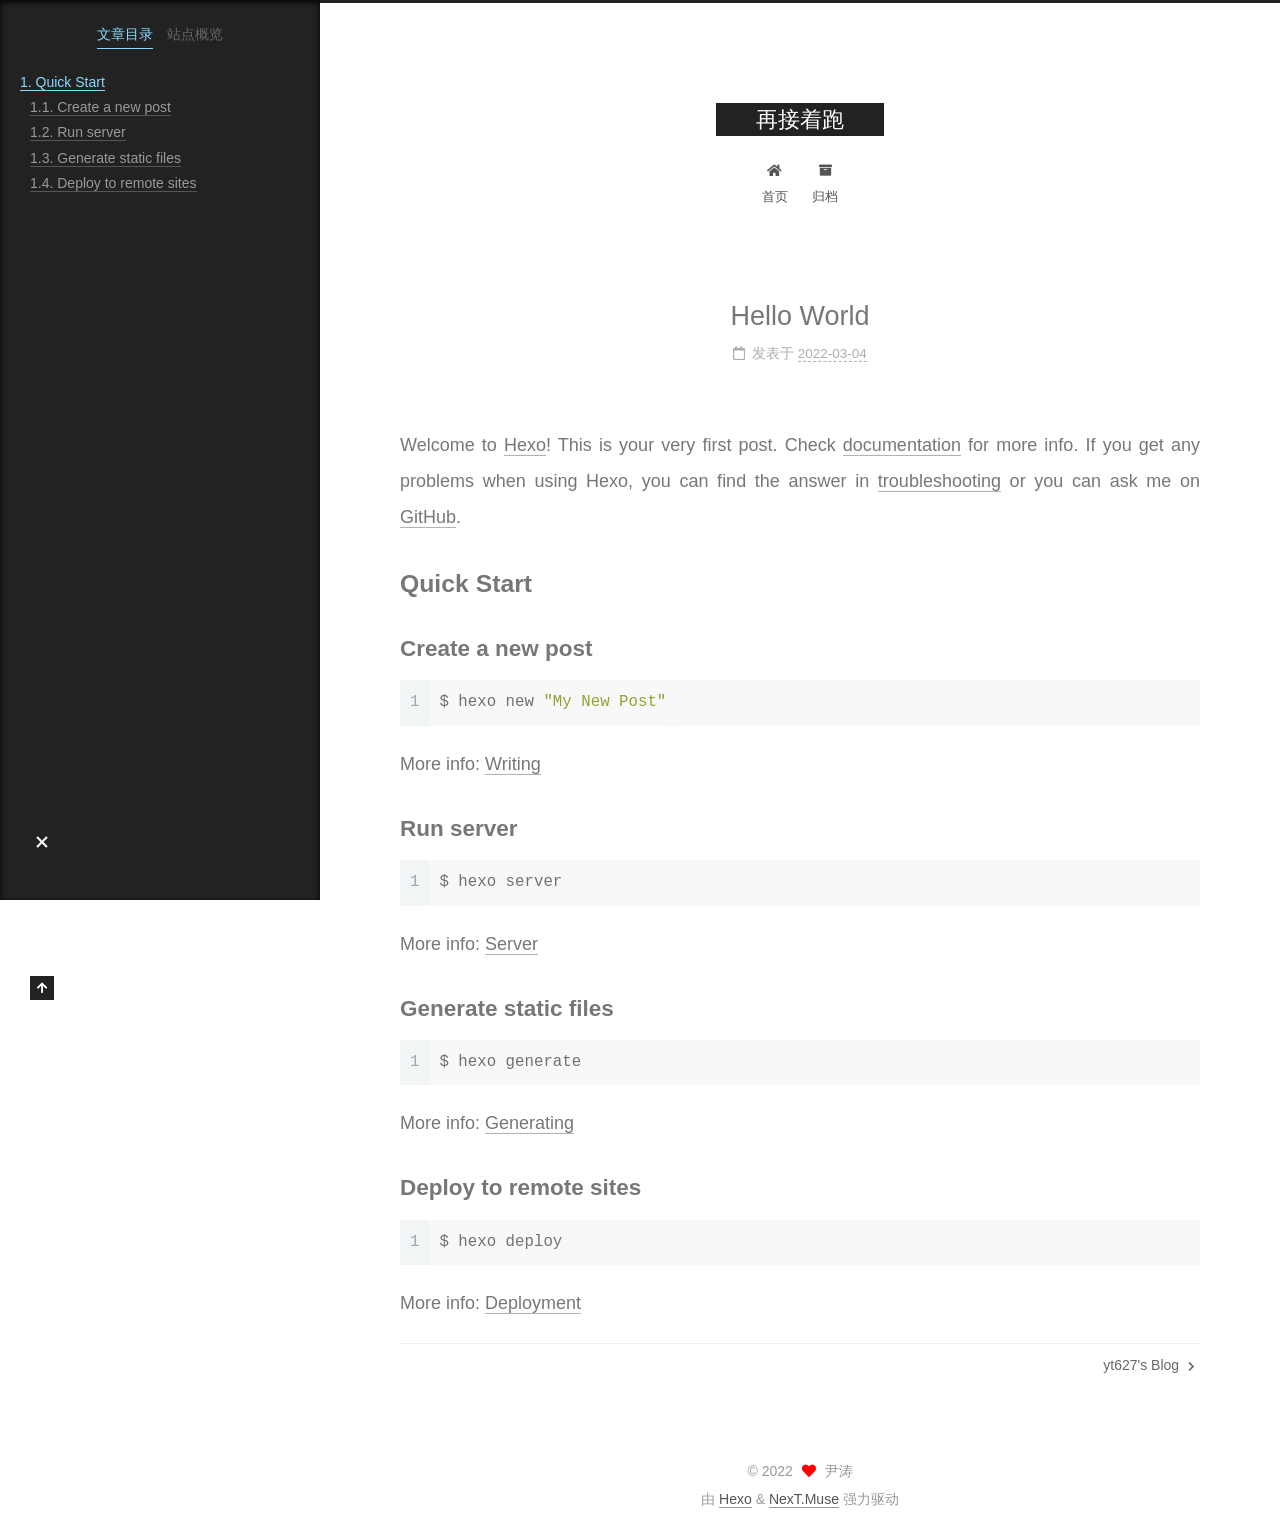
<file: 2022/03/04/hello-world/index.html>
<!DOCTYPE html>
<html lang="zh-CN">
<head>
  <meta charset="UTF-8">
<meta name="viewport" content="width=device-width, initial-scale=1, maximum-scale=2">
<meta name="theme-color" content="#222">
<meta name="generator" content="Hexo 6.0.0">
  <link rel="apple-touch-icon" sizes="180x180" href="/images/apple-touch-icon-next.png">
  <link rel="icon" type="image/png" sizes="32x32" href="/images/favicon-32x32-next.png">
  <link rel="icon" type="image/png" sizes="16x16" href="/images/favicon-16x16-next.png">
  <link rel="mask-icon" href="/images/logo.svg" color="#222">

<link rel="stylesheet" href="/css/main.css">


<link rel="stylesheet" href="/lib/font-awesome/css/all.min.css">

<script id="hexo-configurations">
    var NexT = window.NexT || {};
    var CONFIG = {"hostname":"example.com","root":"/","scheme":"Muse","version":"7.8.0","exturl":false,"sidebar":{"position":"left","display":"post","padding":18,"offset":12,"onmobile":false},"copycode":{"enable":false,"show_result":false,"style":null},"back2top":{"enable":true,"sidebar":false,"scrollpercent":false},"bookmark":{"enable":false,"color":"#222","save":"auto"},"fancybox":false,"mediumzoom":false,"lazyload":false,"pangu":false,"comments":{"style":"tabs","active":null,"storage":true,"lazyload":false,"nav":null},"algolia":{"hits":{"per_page":10},"labels":{"input_placeholder":"Search for Posts","hits_empty":"We didn't find any results for the search: ${query}","hits_stats":"${hits} results found in ${time} ms"}},"localsearch":{"enable":false,"trigger":"auto","top_n_per_article":1,"unescape":false,"preload":false},"motion":{"enable":true,"async":false,"transition":{"post_block":"fadeIn","post_header":"slideDownIn","post_body":"slideDownIn","coll_header":"slideLeftIn","sidebar":"slideUpIn"}}};
  </script>

  <meta name="description" content="Welcome to Hexo! This is your very first post. Check documentation for more info. If you get any problems when using Hexo, you can find the answer in troubleshooting or you can ask me on GitHub. Quick">
<meta property="og:type" content="article">
<meta property="og:title" content="Hello World">
<meta property="og:url" content="http://example.com/2022/03/04/hello-world/index.html">
<meta property="og:site_name" content="上理戏剧中心">
<meta property="og:description" content="Welcome to Hexo! This is your very first post. Check documentation for more info. If you get any problems when using Hexo, you can find the answer in troubleshooting or you can ask me on GitHub. Quick">
<meta property="og:locale" content="zh_CN">
<meta property="article:published_time" content="2022-03-04T04:50:51.586Z">
<meta property="article:modified_time" content="2022-03-04T04:50:51.586Z">
<meta property="article:author" content="尹涛">
<meta name="twitter:card" content="summary">

<link rel="canonical" href="http://example.com/2022/03/04/hello-world/">


<script id="page-configurations">
  // https://hexo.io/docs/variables.html
  CONFIG.page = {
    sidebar: "",
    isHome : false,
    isPost : true,
    lang   : 'zh-CN'
  };
</script>

  <title>Hello World | 上理戏剧中心</title>
  






  <noscript>
  <style>
  .use-motion .brand,
  .use-motion .menu-item,
  .sidebar-inner,
  .use-motion .post-block,
  .use-motion .pagination,
  .use-motion .comments,
  .use-motion .post-header,
  .use-motion .post-body,
  .use-motion .collection-header { opacity: initial; }

  .use-motion .site-title,
  .use-motion .site-subtitle {
    opacity: initial;
    top: initial;
  }

  .use-motion .logo-line-before i { left: initial; }
  .use-motion .logo-line-after i { right: initial; }
  </style>
</noscript>

</head>

<body itemscope itemtype="http://schema.org/WebPage">
  <div class="container use-motion">
    <div class="headband"></div>

    <header class="header" itemscope itemtype="http://schema.org/WPHeader">
      <div class="header-inner"><div class="site-brand-container">
  <div class="site-nav-toggle">
    <div class="toggle" aria-label="切换导航栏">
      <span class="toggle-line toggle-line-first"></span>
      <span class="toggle-line toggle-line-middle"></span>
      <span class="toggle-line toggle-line-last"></span>
    </div>
  </div>

  <div class="site-meta">

    <a href="/" class="brand" rel="start">
      <span class="logo-line-before"><i></i></span>
      <h1 class="site-title">再接着跑</h1>
      <span class="logo-line-after"><i></i></span>
    </a>
  </div>

  <div class="site-nav-right">
    <div class="toggle popup-trigger">
    </div>
  </div>
</div>




<nav class="site-nav">
  <ul id="menu" class="main-menu menu">
        <li class="menu-item menu-item-home">

    <a href="/" rel="section"><i class="fa fa-home fa-fw"></i>首页</a>

  </li>
        <li class="menu-item menu-item-archives">

    <a href="/archives/" rel="section"><i class="fa fa-archive fa-fw"></i>归档</a>

  </li>
  </ul>
</nav>




</div>
    </header>

    
  <div class="back-to-top">
    <i class="fa fa-arrow-up"></i>
    <span>0%</span>
  </div>


    <main class="main">
      <div class="main-inner">
        <div class="content-wrap">
          

          <div class="content post posts-expand">
            

    
  
  
  <article itemscope itemtype="http://schema.org/Article" class="post-block" lang="zh-CN">
    <link itemprop="mainEntityOfPage" href="http://example.com/2022/03/04/hello-world/">

    <span hidden itemprop="author" itemscope itemtype="http://schema.org/Person">
      <meta itemprop="image" content="/images/avatar.gif">
      <meta itemprop="name" content="尹涛">
      <meta itemprop="description" content="">
    </span>

    <span hidden itemprop="publisher" itemscope itemtype="http://schema.org/Organization">
      <meta itemprop="name" content="上理戏剧中心">
    </span>
      <header class="post-header">
        <h1 class="post-title" itemprop="name headline">
          Hello World
        </h1>

        <div class="post-meta">
            <span class="post-meta-item">
              <span class="post-meta-item-icon">
                <i class="far fa-calendar"></i>
              </span>
              <span class="post-meta-item-text">发表于</span>

              <time title="创建时间：2022-03-04 12:50:51" itemprop="dateCreated datePublished" datetime="2022-03-04T12:50:51+08:00">2022-03-04</time>
            </span>

          

        </div>
      </header>

    
    
    
    <div class="post-body" itemprop="articleBody">

      
        <p>Welcome to <a target="_blank" rel="noopener" href="https://hexo.io/">Hexo</a>! This is your very first post. Check <a target="_blank" rel="noopener" href="https://hexo.io/docs/">documentation</a> for more info. If you get any problems when using Hexo, you can find the answer in <a target="_blank" rel="noopener" href="https://hexo.io/docs/troubleshooting.html">troubleshooting</a> or you can ask me on <a target="_blank" rel="noopener" href="https://github.com/hexojs/hexo/issues">GitHub</a>.</p>
<h2 id="Quick-Start"><a href="#Quick-Start" class="headerlink" title="Quick Start"></a>Quick Start</h2><h3 id="Create-a-new-post"><a href="#Create-a-new-post" class="headerlink" title="Create a new post"></a>Create a new post</h3><figure class="highlight bash"><table><tr><td class="gutter"><pre><span class="line">1</span><br></pre></td><td class="code"><pre><span class="line">$ hexo new <span class="string">&quot;My New Post&quot;</span></span><br></pre></td></tr></table></figure>

<p>More info: <a target="_blank" rel="noopener" href="https://hexo.io/docs/writing.html">Writing</a></p>
<h3 id="Run-server"><a href="#Run-server" class="headerlink" title="Run server"></a>Run server</h3><figure class="highlight bash"><table><tr><td class="gutter"><pre><span class="line">1</span><br></pre></td><td class="code"><pre><span class="line">$ hexo server</span><br></pre></td></tr></table></figure>

<p>More info: <a target="_blank" rel="noopener" href="https://hexo.io/docs/server.html">Server</a></p>
<h3 id="Generate-static-files"><a href="#Generate-static-files" class="headerlink" title="Generate static files"></a>Generate static files</h3><figure class="highlight bash"><table><tr><td class="gutter"><pre><span class="line">1</span><br></pre></td><td class="code"><pre><span class="line">$ hexo generate</span><br></pre></td></tr></table></figure>

<p>More info: <a target="_blank" rel="noopener" href="https://hexo.io/docs/generating.html">Generating</a></p>
<h3 id="Deploy-to-remote-sites"><a href="#Deploy-to-remote-sites" class="headerlink" title="Deploy to remote sites"></a>Deploy to remote sites</h3><figure class="highlight bash"><table><tr><td class="gutter"><pre><span class="line">1</span><br></pre></td><td class="code"><pre><span class="line">$ hexo deploy</span><br></pre></td></tr></table></figure>

<p>More info: <a target="_blank" rel="noopener" href="https://hexo.io/docs/one-command-deployment.html">Deployment</a></p>

    </div>

    
    
    

      <footer class="post-footer">

        


        
    <div class="post-nav">
      <div class="post-nav-item"></div>
      <div class="post-nav-item">
    <a href="/2022/03/04/yt627-s-Blog/" rel="next" title="yt627's Blog">
      yt627's Blog <i class="fa fa-chevron-right"></i>
    </a></div>
    </div>
      </footer>
    
  </article>
  
  
  



          </div>
          

<script>
  window.addEventListener('tabs:register', () => {
    let { activeClass } = CONFIG.comments;
    if (CONFIG.comments.storage) {
      activeClass = localStorage.getItem('comments_active') || activeClass;
    }
    if (activeClass) {
      let activeTab = document.querySelector(`a[href="#comment-${activeClass}"]`);
      if (activeTab) {
        activeTab.click();
      }
    }
  });
  if (CONFIG.comments.storage) {
    window.addEventListener('tabs:click', event => {
      if (!event.target.matches('.tabs-comment .tab-content .tab-pane')) return;
      let commentClass = event.target.classList[1];
      localStorage.setItem('comments_active', commentClass);
    });
  }
</script>

        </div>
          
  
  <div class="toggle sidebar-toggle">
    <span class="toggle-line toggle-line-first"></span>
    <span class="toggle-line toggle-line-middle"></span>
    <span class="toggle-line toggle-line-last"></span>
  </div>

  <aside class="sidebar">
    <div class="sidebar-inner">

      <ul class="sidebar-nav motion-element">
        <li class="sidebar-nav-toc">
          文章目录
        </li>
        <li class="sidebar-nav-overview">
          站点概览
        </li>
      </ul>

      <!--noindex-->
      <div class="post-toc-wrap sidebar-panel">
          <div class="post-toc motion-element">
            <ol class="nav">
              <li class="nav-item nav-level-2">
                <a class="nav-link" href="#Quick-Start"><span class="nav-number">1.</span> <span class="nav-text">Quick Start</span></a>
                  <ol class="nav-child"><li class="nav-item nav-level-3"><a class="nav-link" href="#Create-a-new-post"><span class="nav-number">1.1.</span> <span class="nav-text">Create a new post</span></a></li><li class="nav-item nav-level-3"><a class="nav-link" href="#Run-server"><span class="nav-number">1.2.</span> <span class="nav-text">Run server</span></a></li><li class="nav-item nav-level-3"><a class="nav-link" href="#Generate-static-files"><span class="nav-number">1.3.</span> <span class="nav-text">Generate static files</span></a></li><li class="nav-item nav-level-3"><a class="nav-link" href="#Deploy-to-remote-sites"><span class="nav-number">1.4.</span> <span class="nav-text">Deploy to remote sites</span></a></li></ol></li></ol></div>
      </div>
      <!--/noindex-->

      <div class="site-overview-wrap sidebar-panel">
        <div class="site-author motion-element" itemprop="author" itemscope itemtype="http://schema.org/Person">
  <p class="site-author-name" itemprop="name">尹涛</p>
  <div class="site-description" itemprop="description"></div>
</div>
<div class="site-state-wrap motion-element">
  <nav class="site-state">
      <div class="site-state-item site-state-posts">
          <a href="/archives/">
        
          <span class="site-state-item-count">2</span>
          <span class="site-state-item-name">日志</span>
        </a>
      </div>
  </nav>
</div>



      </div>

    </div>
  </aside>
  <div id="sidebar-dimmer"></div>


      </div>
    </main>

    <footer class="footer">
      <div class="footer-inner">
        

        

<div class="copyright">
  
  &copy; 
  <span itemprop="copyrightYear">2022</span>
  <span class="with-love">
    <i class="fa fa-heart"></i>
  </span>
  <span class="author" itemprop="copyrightHolder">尹涛</span>
</div>
  <div class="powered-by">由 <a href="https://hexo.io/" class="theme-link" rel="noopener" target="_blank">Hexo</a> & <a href="https://muse.theme-next.org/" class="theme-link" rel="noopener" target="_blank">NexT.Muse</a> 强力驱动
  </div>

        








      </div>
    </footer>
  </div>

  
  <script src="/lib/anime.min.js"></script>
  <script src="/lib/velocity/velocity.min.js"></script>
  <script src="/lib/velocity/velocity.ui.min.js"></script>

<script src="/js/utils.js"></script>

<script src="/js/motion.js"></script>


<script src="/js/schemes/muse.js"></script>


<script src="/js/next-boot.js"></script>




  















  

  

</body>
</html>
</file>
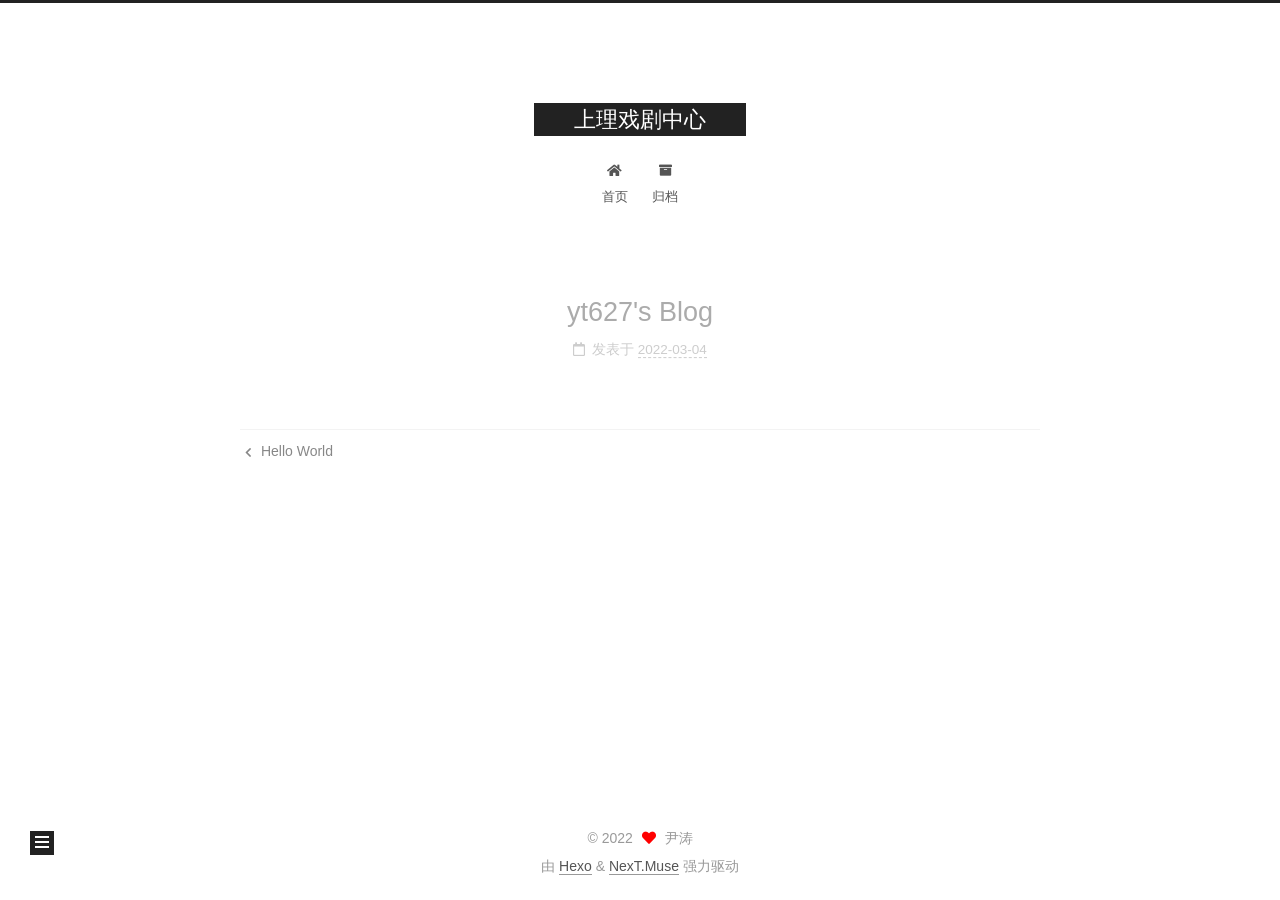
<file: 2022/03/04/yt627-s-Blog/index.html>
<!DOCTYPE html>
<html lang="zh-CN">
<head>
  <meta charset="UTF-8">
<meta name="viewport" content="width=device-width, initial-scale=1, maximum-scale=2">
<meta name="theme-color" content="#222">
<meta name="generator" content="Hexo 6.0.0">
  <link rel="apple-touch-icon" sizes="180x180" href="/images/apple-touch-icon-next.png">
  <link rel="icon" type="image/png" sizes="32x32" href="/images/favicon-32x32-next.png">
  <link rel="icon" type="image/png" sizes="16x16" href="/images/favicon-16x16-next.png">
  <link rel="mask-icon" href="/images/logo.svg" color="#222">

<link rel="stylesheet" href="/css/main.css">


<link rel="stylesheet" href="/lib/font-awesome/css/all.min.css">

<script id="hexo-configurations">
    var NexT = window.NexT || {};
    var CONFIG = {"hostname":"example.com","root":"/","scheme":"Muse","version":"7.8.0","exturl":false,"sidebar":{"position":"left","display":"post","padding":18,"offset":12,"onmobile":false},"copycode":{"enable":false,"show_result":false,"style":null},"back2top":{"enable":true,"sidebar":false,"scrollpercent":false},"bookmark":{"enable":false,"color":"#222","save":"auto"},"fancybox":false,"mediumzoom":false,"lazyload":false,"pangu":false,"comments":{"style":"tabs","active":null,"storage":true,"lazyload":false,"nav":null},"algolia":{"hits":{"per_page":10},"labels":{"input_placeholder":"Search for Posts","hits_empty":"We didn't find any results for the search: ${query}","hits_stats":"${hits} results found in ${time} ms"}},"localsearch":{"enable":false,"trigger":"auto","top_n_per_article":1,"unescape":false,"preload":false},"motion":{"enable":true,"async":false,"transition":{"post_block":"fadeIn","post_header":"slideDownIn","post_body":"slideDownIn","coll_header":"slideLeftIn","sidebar":"slideUpIn"}}};
  </script>

  <meta property="og:type" content="article">
<meta property="og:title" content="yt627&#39;s Blog">
<meta property="og:url" content="http://example.com/2022/03/04/yt627-s-Blog/index.html">
<meta property="og:site_name" content="上理戏剧中心">
<meta property="og:locale" content="zh_CN">
<meta property="article:published_time" content="2022-03-04T04:53:25.000Z">
<meta property="article:modified_time" content="2022-03-04T04:53:25.045Z">
<meta property="article:author" content="尹涛">
<meta name="twitter:card" content="summary">

<link rel="canonical" href="http://example.com/2022/03/04/yt627-s-Blog/">


<script id="page-configurations">
  // https://hexo.io/docs/variables.html
  CONFIG.page = {
    sidebar: "",
    isHome : false,
    isPost : true,
    lang   : 'zh-CN'
  };
</script>

  <title>yt627's Blog | 上理戏剧中心</title>
  






  <noscript>
  <style>
  .use-motion .brand,
  .use-motion .menu-item,
  .sidebar-inner,
  .use-motion .post-block,
  .use-motion .pagination,
  .use-motion .comments,
  .use-motion .post-header,
  .use-motion .post-body,
  .use-motion .collection-header { opacity: initial; }

  .use-motion .site-title,
  .use-motion .site-subtitle {
    opacity: initial;
    top: initial;
  }

  .use-motion .logo-line-before i { left: initial; }
  .use-motion .logo-line-after i { right: initial; }
  </style>
</noscript>

</head>

<body itemscope itemtype="http://schema.org/WebPage">
  <div class="container use-motion">
    <div class="headband"></div>

    <header class="header" itemscope itemtype="http://schema.org/WPHeader">
      <div class="header-inner"><div class="site-brand-container">
  <div class="site-nav-toggle">
    <div class="toggle" aria-label="切换导航栏">
      <span class="toggle-line toggle-line-first"></span>
      <span class="toggle-line toggle-line-middle"></span>
      <span class="toggle-line toggle-line-last"></span>
    </div>
  </div>

  <div class="site-meta">

    <a href="/" class="brand" rel="start">
      <span class="logo-line-before"><i></i></span>
      <h1 class="site-title">上理戏剧中心</h1>
      <span class="logo-line-after"><i></i></span>
    </a>
  </div>

  <div class="site-nav-right">
    <div class="toggle popup-trigger">
    </div>
  </div>
</div>




<nav class="site-nav">
  <ul id="menu" class="main-menu menu">
        <li class="menu-item menu-item-home">

    <a href="/" rel="section"><i class="fa fa-home fa-fw"></i>首页</a>

  </li>
        <li class="menu-item menu-item-archives">

    <a href="/archives/" rel="section"><i class="fa fa-archive fa-fw"></i>归档</a>

  </li>
  </ul>
</nav>




</div>
    </header>

    
  <div class="back-to-top">
    <i class="fa fa-arrow-up"></i>
    <span>0%</span>
  </div>


    <main class="main">
      <div class="main-inner">
        <div class="content-wrap">
          

          <div class="content post posts-expand">
            

    
  
  
  <article itemscope itemtype="http://schema.org/Article" class="post-block" lang="zh-CN">
    <link itemprop="mainEntityOfPage" href="http://example.com/2022/03/04/yt627-s-Blog/">

    <span hidden itemprop="author" itemscope itemtype="http://schema.org/Person">
      <meta itemprop="image" content="/images/avatar.gif">
      <meta itemprop="name" content="尹涛">
      <meta itemprop="description" content="">
    </span>

    <span hidden itemprop="publisher" itemscope itemtype="http://schema.org/Organization">
      <meta itemprop="name" content="上理戏剧中心">
    </span>
      <header class="post-header">
        <h1 class="post-title" itemprop="name headline">
          yt627's Blog
        </h1>

        <div class="post-meta">
            <span class="post-meta-item">
              <span class="post-meta-item-icon">
                <i class="far fa-calendar"></i>
              </span>
              <span class="post-meta-item-text">发表于</span>

              <time title="创建时间：2022-03-04 12:53:25" itemprop="dateCreated datePublished" datetime="2022-03-04T12:53:25+08:00">2022-03-04</time>
            </span>

          

        </div>
      </header>

    
    
    
    <div class="post-body" itemprop="articleBody">

      
        
    </div>

    
    
    

      <footer class="post-footer">

        


        
    <div class="post-nav">
      <div class="post-nav-item">
    <a href="/2022/03/04/hello-world/" rel="prev" title="Hello World">
      <i class="fa fa-chevron-left"></i> Hello World
    </a></div>
      <div class="post-nav-item"></div>
    </div>
      </footer>
    
  </article>
  
  
  



          </div>
          

<script>
  window.addEventListener('tabs:register', () => {
    let { activeClass } = CONFIG.comments;
    if (CONFIG.comments.storage) {
      activeClass = localStorage.getItem('comments_active') || activeClass;
    }
    if (activeClass) {
      let activeTab = document.querySelector(`a[href="#comment-${activeClass}"]`);
      if (activeTab) {
        activeTab.click();
      }
    }
  });
  if (CONFIG.comments.storage) {
    window.addEventListener('tabs:click', event => {
      if (!event.target.matches('.tabs-comment .tab-content .tab-pane')) return;
      let commentClass = event.target.classList[1];
      localStorage.setItem('comments_active', commentClass);
    });
  }
</script>

        </div>
          
  
  <div class="toggle sidebar-toggle">
    <span class="toggle-line toggle-line-first"></span>
    <span class="toggle-line toggle-line-middle"></span>
    <span class="toggle-line toggle-line-last"></span>
  </div>

  <aside class="sidebar">
    <div class="sidebar-inner">

      <ul class="sidebar-nav motion-element">
        <li class="sidebar-nav-toc">
          文章目录
        </li>
        <li class="sidebar-nav-overview">
          站点概览
        </li>
      </ul>

      <!--noindex-->
      <div class="post-toc-wrap sidebar-panel">
      </div>
      <!--/noindex-->

      <div class="site-overview-wrap sidebar-panel">
        <div class="site-author motion-element" itemprop="author" itemscope itemtype="http://schema.org/Person">
  <p class="site-author-name" itemprop="name">尹涛</p>
  <div class="site-description" itemprop="description"></div>
</div>
<div class="site-state-wrap motion-element">
  <nav class="site-state">
      <div class="site-state-item site-state-posts">
          <a href="/archives/">
        
          <span class="site-state-item-count">2</span>
          <span class="site-state-item-name">日志</span>
        </a>
      </div>
  </nav>
</div>



      </div>

    </div>
  </aside>
  <div id="sidebar-dimmer"></div>


      </div>
    </main>

    <footer class="footer">
      <div class="footer-inner">
        

        

<div class="copyright">
  
  &copy; 
  <span itemprop="copyrightYear">2022</span>
  <span class="with-love">
    <i class="fa fa-heart"></i>
  </span>
  <span class="author" itemprop="copyrightHolder">尹涛</span>
</div>
  <div class="powered-by">由 <a href="https://hexo.io/" class="theme-link" rel="noopener" target="_blank">Hexo</a> & <a href="https://muse.theme-next.org/" class="theme-link" rel="noopener" target="_blank">NexT.Muse</a> 强力驱动
  </div>

        








      </div>
    </footer>
  </div>

  
  <script src="/lib/anime.min.js"></script>
  <script src="/lib/velocity/velocity.min.js"></script>
  <script src="/lib/velocity/velocity.ui.min.js"></script>

<script src="/js/utils.js"></script>

<script src="/js/motion.js"></script>


<script src="/js/schemes/muse.js"></script>


<script src="/js/next-boot.js"></script>




  















  

  

</body>
</html>
</file>
<file: css/main.css>
:root {
  --body-bg-color: #fff;
  --content-bg-color: #fff;
  --card-bg-color: #f5f5f5;
  --text-color: #555;
  --blockquote-color: #666;
  --link-color: #555;
  --link-hover-color: #222;
  --brand-color: #fff;
  --brand-hover-color: #fff;
  --table-row-odd-bg-color: #f9f9f9;
  --table-row-hover-bg-color: #f5f5f5;
  --menu-item-bg-color: #f5f5f5;
  --btn-default-bg: #222;
  --btn-default-color: #fff;
  --btn-default-border-color: #222;
  --btn-default-hover-bg: #fff;
  --btn-default-hover-color: #222;
  --btn-default-hover-border-color: #222;
}
html {
  line-height: 1.15; /* 1 */
  -webkit-text-size-adjust: 100%; /* 2 */
}
body {
  margin: 0;
}
main {
  display: block;
}
h1 {
  font-size: 2em;
  margin: 0.67em 0;
}
hr {
  box-sizing: content-box; /* 1 */
  height: 0; /* 1 */
  overflow: visible; /* 2 */
}
pre {
  font-family: monospace, monospace; /* 1 */
  font-size: 1em; /* 2 */
}
a {
  background: transparent;
}
abbr[title] {
  border-bottom: none; /* 1 */
  text-decoration: underline; /* 2 */
  text-decoration: underline dotted; /* 2 */
}
b,
strong {
  font-weight: bolder;
}
code,
kbd,
samp {
  font-family: monospace, monospace; /* 1 */
  font-size: 1em; /* 2 */
}
small {
  font-size: 80%;
}
sub,
sup {
  font-size: 75%;
  line-height: 0;
  position: relative;
  vertical-align: baseline;
}
sub {
  bottom: -0.25em;
}
sup {
  top: -0.5em;
}
img {
  border-style: none;
}
button,
input,
optgroup,
select,
textarea {
  font-family: inherit; /* 1 */
  font-size: 100%; /* 1 */
  line-height: 1.15; /* 1 */
  margin: 0; /* 2 */
}
button,
input {
/* 1 */
  overflow: visible;
}
button,
select {
/* 1 */
  text-transform: none;
}
button,
[type='button'],
[type='reset'],
[type='submit'] {
  -webkit-appearance: button;
}
button::-moz-focus-inner,
[type='button']::-moz-focus-inner,
[type='reset']::-moz-focus-inner,
[type='submit']::-moz-focus-inner {
  border-style: none;
  padding: 0;
}
button:-moz-focusring,
[type='button']:-moz-focusring,
[type='reset']:-moz-focusring,
[type='submit']:-moz-focusring {
  outline: 1px dotted ButtonText;
}
fieldset {
  padding: 0.35em 0.75em 0.625em;
}
legend {
  box-sizing: border-box; /* 1 */
  color: inherit; /* 2 */
  display: table; /* 1 */
  max-width: 100%; /* 1 */
  padding: 0; /* 3 */
  white-space: normal; /* 1 */
}
progress {
  vertical-align: baseline;
}
textarea {
  overflow: auto;
}
[type='checkbox'],
[type='radio'] {
  box-sizing: border-box; /* 1 */
  padding: 0; /* 2 */
}
[type='number']::-webkit-inner-spin-button,
[type='number']::-webkit-outer-spin-button {
  height: auto;
}
[type='search'] {
  outline-offset: -2px; /* 2 */
  -webkit-appearance: textfield; /* 1 */
}
[type='search']::-webkit-search-decoration {
  -webkit-appearance: none;
}
::-webkit-file-upload-button {
  font: inherit; /* 2 */
  -webkit-appearance: button; /* 1 */
}
details {
  display: block;
}
summary {
  display: list-item;
}
template {
  display: none;
}
[hidden] {
  display: none;
}
::selection {
  background: #262a30;
  color: #eee;
}
html,
body {
  height: 100%;
}
body {
  background: var(--body-bg-color);
  color: var(--text-color);
  font-family: 'Lato', "PingFang SC", "Microsoft YaHei", sans-serif;
  font-size: 1em;
  line-height: 2;
}
@media (max-width: 991px) {
  body {
    padding-left: 0 !important;
    padding-right: 0 !important;
  }
}
h1,
h2,
h3,
h4,
h5,
h6 {
  font-family: 'Lato', "PingFang SC", "Microsoft YaHei", sans-serif;
  font-weight: bold;
  line-height: 1.5;
  margin: 20px 0 15px;
}
h1 {
  font-size: 1.5em;
}
h2 {
  font-size: 1.375em;
}
h3 {
  font-size: 1.25em;
}
h4 {
  font-size: 1.125em;
}
h5 {
  font-size: 1em;
}
h6 {
  font-size: 0.875em;
}
p {
  margin: 0 0 20px 0;
}
a,
span.exturl {
  border-bottom: 1px solid #999;
  color: var(--link-color);
  outline: 0;
  text-decoration: none;
  overflow-wrap: break-word;
  word-wrap: break-word;
  cursor: pointer;
}
a:hover,
span.exturl:hover {
  border-bottom-color: var(--link-hover-color);
  color: var(--link-hover-color);
}
iframe,
img,
video {
  display: block;
  margin-left: auto;
  margin-right: auto;
  max-width: 100%;
}
hr {
  background-image: repeating-linear-gradient(-45deg, #ddd, #ddd 4px, transparent 4px, transparent 8px);
  border: 0;
  height: 3px;
  margin: 40px 0;
}
blockquote {
  border-left: 4px solid #ddd;
  color: var(--blockquote-color);
  margin: 0;
  padding: 0 15px;
}
blockquote cite::before {
  content: '-';
  padding: 0 5px;
}
dt {
  font-weight: bold;
}
dd {
  margin: 0;
  padding: 0;
}
kbd {
  background-color: #f5f5f5;
  background-image: linear-gradient(#eee, #fff, #eee);
  border: 1px solid #ccc;
  border-radius: 0.2em;
  box-shadow: 0.1em 0.1em 0.2em rgba(0,0,0,0.1);
  color: #555;
  font-family: inherit;
  padding: 0.1em 0.3em;
  white-space: nowrap;
}
.table-container {
  overflow: auto;
}
table {
  border-collapse: collapse;
  border-spacing: 0;
  font-size: 0.875em;
  margin: 0 0 20px 0;
  width: 100%;
}
tbody tr:nth-of-type(odd) {
  background: var(--table-row-odd-bg-color);
}
tbody tr:hover {
  background: var(--table-row-hover-bg-color);
}
caption,
th,
td {
  font-weight: normal;
  padding: 8px;
  vertical-align: middle;
}
th,
td {
  border: 1px solid #ddd;
  border-bottom: 3px solid #ddd;
}
th {
  font-weight: 700;
  padding-bottom: 10px;
}
td {
  border-bottom-width: 1px;
}
.btn {
  background: var(--btn-default-bg);
  border: 2px solid var(--btn-default-border-color);
  border-radius: 0;
  color: var(--btn-default-color);
  display: inline-block;
  font-size: 0.875em;
  line-height: 2;
  padding: 0 20px;
  text-decoration: none;
  transition-property: background-color;
  transition-delay: 0s;
  transition-duration: 0.2s;
  transition-timing-function: ease-in-out;
}
.btn:hover {
  background: var(--btn-default-hover-bg);
  border-color: var(--btn-default-hover-border-color);
  color: var(--btn-default-hover-color);
}
.btn + .btn {
  margin: 0 0 8px 8px;
}
.btn .fa-fw {
  text-align: left;
  width: 1.285714285714286em;
}
.toggle {
  line-height: 0;
}
.toggle .toggle-line {
  background: #fff;
  display: inline-block;
  height: 2px;
  left: 0;
  position: relative;
  top: 0;
  transition: all 0.4s;
  vertical-align: top;
  width: 100%;
}
.toggle .toggle-line:not(:first-child) {
  margin-top: 3px;
}
.toggle.toggle-arrow .toggle-line-first {
  left: 50%;
  top: 2px;
  transform: rotate(45deg);
  width: 50%;
}
.toggle.toggle-arrow .toggle-line-middle {
  left: 2px;
  width: 90%;
}
.toggle.toggle-arrow .toggle-line-last {
  left: 50%;
  top: -2px;
  transform: rotate(-45deg);
  width: 50%;
}
.toggle.toggle-close .toggle-line-first {
  transform: rotate(-45deg);
  top: 5px;
}
.toggle.toggle-close .toggle-line-middle {
  opacity: 0;
}
.toggle.toggle-close .toggle-line-last {
  transform: rotate(45deg);
  top: -5px;
}
.highlight,
pre {
  background: #f7f7f7;
  color: #4d4d4c;
  line-height: 1.6;
  margin: 0 auto 20px;
}
pre,
code {
  font-family: consolas, Menlo, monospace, "PingFang SC", "Microsoft YaHei";
}
code {
  background: #eee;
  border-radius: 3px;
  color: #555;
  padding: 2px 4px;
  overflow-wrap: break-word;
  word-wrap: break-word;
}
.highlight *::selection {
  background: #d6d6d6;
}
.highlight pre {
  border: 0;
  margin: 0;
  padding: 10px 0;
}
.highlight table {
  border: 0;
  margin: 0;
  width: auto;
}
.highlight td {
  border: 0;
  padding: 0;
}
.highlight figcaption {
  background: #eff2f3;
  color: #4d4d4c;
  display: flex;
  font-size: 0.875em;
  justify-content: space-between;
  line-height: 1.2;
  padding: 0.5em;
}
.highlight figcaption a {
  color: #4d4d4c;
}
.highlight figcaption a:hover {
  border-bottom-color: #4d4d4c;
}
.highlight .gutter {
  -moz-user-select: none;
  -ms-user-select: none;
  -webkit-user-select: none;
  user-select: none;
}
.highlight .gutter pre {
  background: #eff2f3;
  color: #869194;
  padding-left: 10px;
  padding-right: 10px;
  text-align: right;
}
.highlight .code pre {
  background: #f7f7f7;
  padding-left: 10px;
  width: 100%;
}
.gist table {
  width: auto;
}
.gist table td {
  border: 0;
}
pre {
  overflow: auto;
  padding: 10px;
}
pre code {
  background: none;
  color: #4d4d4c;
  font-size: 0.875em;
  padding: 0;
  text-shadow: none;
}
pre .deletion {
  background: #fdd;
}
pre .addition {
  background: #dfd;
}
pre .meta {
  color: #eab700;
  -moz-user-select: none;
  -ms-user-select: none;
  -webkit-user-select: none;
  user-select: none;
}
pre .comment {
  color: #8e908c;
}
pre .variable,
pre .attribute,
pre .tag,
pre .name,
pre .regexp,
pre .ruby .constant,
pre .xml .tag .title,
pre .xml .pi,
pre .xml .doctype,
pre .html .doctype,
pre .css .id,
pre .css .class,
pre .css .pseudo {
  color: #c82829;
}
pre .number,
pre .preprocessor,
pre .built_in,
pre .builtin-name,
pre .literal,
pre .params,
pre .constant,
pre .command {
  color: #f5871f;
}
pre .ruby .class .title,
pre .css .rules .attribute,
pre .string,
pre .symbol,
pre .value,
pre .inheritance,
pre .header,
pre .ruby .symbol,
pre .xml .cdata,
pre .special,
pre .formula {
  color: #718c00;
}
pre .title,
pre .css .hexcolor {
  color: #3e999f;
}
pre .function,
pre .python .decorator,
pre .python .title,
pre .ruby .function .title,
pre .ruby .title .keyword,
pre .perl .sub,
pre .javascript .title,
pre .coffeescript .title {
  color: #4271ae;
}
pre .keyword,
pre .javascript .function {
  color: #8959a8;
}
.blockquote-center {
  border-left: none;
  margin: 40px 0;
  padding: 0;
  position: relative;
  text-align: center;
}
.blockquote-center .fa {
  display: block;
  opacity: 0.6;
  position: absolute;
  width: 100%;
}
.blockquote-center .fa-quote-left {
  border-top: 1px solid #ccc;
  text-align: left;
  top: -20px;
}
.blockquote-center .fa-quote-right {
  border-bottom: 1px solid #ccc;
  text-align: right;
  bottom: -20px;
}
.blockquote-center p,
.blockquote-center div {
  text-align: center;
}
.post-body .group-picture img {
  margin: 0 auto;
  padding: 0 3px;
}
.group-picture-row {
  margin-bottom: 6px;
  overflow: hidden;
}
.group-picture-column {
  float: left;
  margin-bottom: 10px;
}
.post-body .label {
  color: #555;
  display: inline;
  padding: 0 2px;
}
.post-body .label.default {
  background: #f0f0f0;
}
.post-body .label.primary {
  background: #efe6f7;
}
.post-body .label.info {
  background: #e5f2f8;
}
.post-body .label.success {
  background: #e7f4e9;
}
.post-body .label.warning {
  background: #fcf6e1;
}
.post-body .label.danger {
  background: #fae8eb;
}
.post-body .tabs {
  margin-bottom: 20px;
}
.post-body .tabs,
.tabs-comment {
  display: block;
  padding-top: 10px;
  position: relative;
}
.post-body .tabs ul.nav-tabs,
.tabs-comment ul.nav-tabs {
  display: flex;
  flex-wrap: wrap;
  margin: 0;
  margin-bottom: -1px;
  padding: 0;
}
@media (max-width: 413px) {
  .post-body .tabs ul.nav-tabs,
  .tabs-comment ul.nav-tabs {
    display: block;
    margin-bottom: 5px;
  }
}
.post-body .tabs ul.nav-tabs li.tab,
.tabs-comment ul.nav-tabs li.tab {
  border-bottom: 1px solid #ddd;
  border-left: 1px solid transparent;
  border-right: 1px solid transparent;
  border-top: 3px solid transparent;
  flex-grow: 1;
  list-style-type: none;
  border-radius: 0 0 0 0;
}
@media (max-width: 413px) {
  .post-body .tabs ul.nav-tabs li.tab,
  .tabs-comment ul.nav-tabs li.tab {
    border-bottom: 1px solid transparent;
    border-left: 3px solid transparent;
    border-right: 1px solid transparent;
    border-top: 1px solid transparent;
  }
}
@media (max-width: 413px) {
  .post-body .tabs ul.nav-tabs li.tab,
  .tabs-comment ul.nav-tabs li.tab {
    border-radius: 0;
  }
}
.post-body .tabs ul.nav-tabs li.tab a,
.tabs-comment ul.nav-tabs li.tab a {
  border-bottom: initial;
  display: block;
  line-height: 1.8;
  outline: 0;
  padding: 0.25em 0.75em;
  text-align: center;
  transition-delay: 0s;
  transition-duration: 0.2s;
  transition-timing-function: ease-out;
}
.post-body .tabs ul.nav-tabs li.tab a i,
.tabs-comment ul.nav-tabs li.tab a i {
  width: 1.285714285714286em;
}
.post-body .tabs ul.nav-tabs li.tab.active,
.tabs-comment ul.nav-tabs li.tab.active {
  border-bottom: 1px solid transparent;
  border-left: 1px solid #ddd;
  border-right: 1px solid #ddd;
  border-top: 3px solid #fc6423;
}
@media (max-width: 413px) {
  .post-body .tabs ul.nav-tabs li.tab.active,
  .tabs-comment ul.nav-tabs li.tab.active {
    border-bottom: 1px solid #ddd;
    border-left: 3px solid #fc6423;
    border-right: 1px solid #ddd;
    border-top: 1px solid #ddd;
  }
}
.post-body .tabs ul.nav-tabs li.tab.active a,
.tabs-comment ul.nav-tabs li.tab.active a {
  color: var(--link-color);
  cursor: default;
}
.post-body .tabs .tab-content .tab-pane,
.tabs-comment .tab-content .tab-pane {
  border: 1px solid #ddd;
  border-top: 0;
  padding: 20px 20px 0 20px;
  border-radius: 0;
}
.post-body .tabs .tab-content .tab-pane:not(.active),
.tabs-comment .tab-content .tab-pane:not(.active) {
  display: none;
}
.post-body .tabs .tab-content .tab-pane.active,
.tabs-comment .tab-content .tab-pane.active {
  display: block;
}
.post-body .tabs .tab-content .tab-pane.active:nth-of-type(1),
.tabs-comment .tab-content .tab-pane.active:nth-of-type(1) {
  border-radius: 0 0 0 0;
}
@media (max-width: 413px) {
  .post-body .tabs .tab-content .tab-pane.active:nth-of-type(1),
  .tabs-comment .tab-content .tab-pane.active:nth-of-type(1) {
    border-radius: 0;
  }
}
.post-body .note {
  border-radius: 3px;
  margin-bottom: 20px;
  padding: 1em;
  position: relative;
  border: 1px solid #eee;
  border-left-width: 5px;
}
.post-body .note h2,
.post-body .note h3,
.post-body .note h4,
.post-body .note h5,
.post-body .note h6 {
  margin-top: 0;
  border-bottom: initial;
  margin-bottom: 0;
  padding-top: 0;
}
.post-body .note p:first-child,
.post-body .note ul:first-child,
.post-body .note ol:first-child,
.post-body .note table:first-child,
.post-body .note pre:first-child,
.post-body .note blockquote:first-child,
.post-body .note img:first-child {
  margin-top: 0;
}
.post-body .note p:last-child,
.post-body .note ul:last-child,
.post-body .note ol:last-child,
.post-body .note table:last-child,
.post-body .note pre:last-child,
.post-body .note blockquote:last-child,
.post-body .note img:last-child {
  margin-bottom: 0;
}
.post-body .note.default {
  border-left-color: #777;
}
.post-body .note.default h2,
.post-body .note.default h3,
.post-body .note.default h4,
.post-body .note.default h5,
.post-body .note.default h6 {
  color: #777;
}
.post-body .note.primary {
  border-left-color: #6f42c1;
}
.post-body .note.primary h2,
.post-body .note.primary h3,
.post-body .note.primary h4,
.post-body .note.primary h5,
.post-body .note.primary h6 {
  color: #6f42c1;
}
.post-body .note.info {
  border-left-color: #428bca;
}
.post-body .note.info h2,
.post-body .note.info h3,
.post-body .note.info h4,
.post-body .note.info h5,
.post-body .note.info h6 {
  color: #428bca;
}
.post-body .note.success {
  border-left-color: #5cb85c;
}
.post-body .note.success h2,
.post-body .note.success h3,
.post-body .note.success h4,
.post-body .note.success h5,
.post-body .note.success h6 {
  color: #5cb85c;
}
.post-body .note.warning {
  border-left-color: #f0ad4e;
}
.post-body .note.warning h2,
.post-body .note.warning h3,
.post-body .note.warning h4,
.post-body .note.warning h5,
.post-body .note.warning h6 {
  color: #f0ad4e;
}
.post-body .note.danger {
  border-left-color: #d9534f;
}
.post-body .note.danger h2,
.post-body .note.danger h3,
.post-body .note.danger h4,
.post-body .note.danger h5,
.post-body .note.danger h6 {
  color: #d9534f;
}
.pagination .prev,
.pagination .next,
.pagination .page-number,
.pagination .space {
  display: inline-block;
  margin: 0 10px;
  padding: 0 11px;
  position: relative;
  top: -1px;
}
@media (max-width: 767px) {
  .pagination .prev,
  .pagination .next,
  .pagination .page-number,
  .pagination .space {
    margin: 0 5px;
  }
}
.pagination {
  border-top: 1px solid #eee;
  margin: 120px 0 0;
  text-align: center;
}
.pagination .prev,
.pagination .next,
.pagination .page-number {
  border-bottom: 0;
  border-top: 1px solid #eee;
  transition-property: border-color;
  transition-delay: 0s;
  transition-duration: 0.2s;
  transition-timing-function: ease-in-out;
}
.pagination .prev:hover,
.pagination .next:hover,
.pagination .page-number:hover {
  border-top-color: #222;
}
.pagination .space {
  margin: 0;
  padding: 0;
}
.pagination .prev {
  margin-left: 0;
}
.pagination .next {
  margin-right: 0;
}
.pagination .page-number.current {
  background: #ccc;
  border-top-color: #ccc;
  color: #fff;
}
@media (max-width: 767px) {
  .pagination {
    border-top: none;
  }
  .pagination .prev,
  .pagination .next,
  .pagination .page-number {
    border-bottom: 1px solid #eee;
    border-top: 0;
    margin-bottom: 10px;
    padding: 0 10px;
  }
  .pagination .prev:hover,
  .pagination .next:hover,
  .pagination .page-number:hover {
    border-bottom-color: #222;
  }
}
.comments {
  margin-top: 60px;
  overflow: hidden;
}
.comment-button-group {
  display: flex;
  flex-wrap: wrap-reverse;
  justify-content: center;
  margin: 1em 0;
}
.comment-button-group .comment-button {
  margin: 0.1em 0.2em;
}
.comment-button-group .comment-button.active {
  background: var(--btn-default-hover-bg);
  border-color: var(--btn-default-hover-border-color);
  color: var(--btn-default-hover-color);
}
.comment-position {
  display: none;
}
.comment-position.active {
  display: block;
}
.tabs-comment {
  background: var(--content-bg-color);
  margin-top: 4em;
  padding-top: 0;
}
.tabs-comment .comments {
  border: 0;
  box-shadow: none;
  margin-top: 0;
  padding-top: 0;
}
.container {
  min-height: 100%;
  position: relative;
}
.main-inner {
  margin: 0 auto;
  width: 700px;
}
@media (min-width: 1200px) {
  .main-inner {
    width: 800px;
  }
}
@media (min-width: 1600px) {
  .main-inner {
    width: 900px;
  }
}
@media (max-width: 767px) {
  .content-wrap {
    padding: 0 20px;
  }
}
.header {
  background: transparent;
}
.header-inner {
  margin: 0 auto;
  width: 700px;
}
@media (min-width: 1200px) {
  .header-inner {
    width: 800px;
  }
}
@media (min-width: 1600px) {
  .header-inner {
    width: 900px;
  }
}
.site-brand-container {
  display: flex;
  flex-shrink: 0;
  padding: 0 10px;
}
.headband {
  background: #222;
  height: 3px;
}
.site-meta {
  flex-grow: 1;
  text-align: center;
}
@media (max-width: 767px) {
  .site-meta {
    text-align: center;
  }
}
.brand {
  border-bottom: none;
  color: var(--brand-color);
  display: inline-block;
  line-height: 1.375em;
  padding: 0 40px;
  position: relative;
}
.brand:hover {
  color: var(--brand-hover-color);
}
.site-title {
  font-family: 'Lato', "PingFang SC", "Microsoft YaHei", sans-serif;
  font-size: 1.375em;
  font-weight: normal;
  margin: 0;
}
.site-subtitle {
  color: #999;
  font-size: 0.8125em;
  margin: 10px 0;
}
.use-motion .brand {
  opacity: 0;
}
.use-motion .site-title,
.use-motion .site-subtitle,
.use-motion .custom-logo-image {
  opacity: 0;
  position: relative;
  top: -10px;
}
.site-nav-toggle,
.site-nav-right {
  display: none;
}
@media (max-width: 767px) {
  .site-nav-toggle,
  .site-nav-right {
    display: flex;
    flex-direction: column;
    justify-content: center;
  }
}
.site-nav-toggle .toggle,
.site-nav-right .toggle {
  color: var(--text-color);
  padding: 10px;
  width: 22px;
}
.site-nav-toggle .toggle .toggle-line,
.site-nav-right .toggle .toggle-line {
  background: var(--text-color);
  border-radius: 1px;
}
.site-nav {
  display: block;
}
@media (max-width: 767px) {
  .site-nav {
    clear: both;
    display: none;
  }
}
.site-nav.site-nav-on {
  display: block;
}
.menu {
  margin-top: 20px;
  padding-left: 0;
  text-align: center;
}
.menu-item {
  display: inline-block;
  list-style: none;
  margin: 0 10px;
}
@media (max-width: 767px) {
  .menu-item {
    display: block;
    margin-top: 10px;
  }
  .menu-item.menu-item-search {
    display: none;
  }
}
.menu-item a,
.menu-item span.exturl {
  border-bottom: 0;
  display: block;
  font-size: 0.8125em;
  transition-property: border-color;
  transition-delay: 0s;
  transition-duration: 0.2s;
  transition-timing-function: ease-in-out;
}
@media (hover: none) {
  .menu-item a:hover,
  .menu-item span.exturl:hover {
    border-bottom-color: transparent !important;
  }
}
.menu-item .fa,
.menu-item .fab,
.menu-item .far,
.menu-item .fas {
  margin-right: 8px;
}
.menu-item .badge {
  display: inline-block;
  font-weight: bold;
  line-height: 1;
  margin-left: 0.35em;
  margin-top: 0.35em;
  text-align: center;
  white-space: nowrap;
}
@media (max-width: 767px) {
  .menu-item .badge {
    float: right;
    margin-left: 0;
  }
}
.menu-item-active a,
.menu .menu-item a:hover,
.menu .menu-item span.exturl:hover {
  background: var(--menu-item-bg-color);
}
.use-motion .menu-item {
  opacity: 0;
}
.sidebar {
  background: #222;
  bottom: 0;
  box-shadow: inset 0 2px 6px #000;
  position: fixed;
  top: 0;
}
@media (max-width: 991px) {
  .sidebar {
    display: none;
  }
}
.sidebar-inner {
  color: #999;
  padding: 18px 10px;
  text-align: center;
}
.cc-license {
  margin-top: 10px;
  text-align: center;
}
.cc-license .cc-opacity {
  border-bottom: none;
  opacity: 0.7;
}
.cc-license .cc-opacity:hover {
  opacity: 0.9;
}
.cc-license img {
  display: inline-block;
}
.site-author-image {
  border: 2px solid #333;
  display: block;
  margin: 0 auto;
  max-width: 96px;
  padding: 2px;
}
.site-author-name {
  color: #f5f5f5;
  font-weight: normal;
  margin: 5px 0 0;
  text-align: center;
}
.site-description {
  color: #999;
  font-size: 1em;
  margin-top: 5px;
  text-align: center;
}
.links-of-author {
  margin-top: 15px;
}
.links-of-author a,
.links-of-author span.exturl {
  border-bottom-color: #555;
  display: inline-block;
  font-size: 0.8125em;
  margin-bottom: 10px;
  margin-right: 10px;
  vertical-align: middle;
}
.links-of-author a::before,
.links-of-author span.exturl::before {
  background: #c6d2ff;
  border-radius: 50%;
  content: ' ';
  display: inline-block;
  height: 4px;
  margin-right: 3px;
  vertical-align: middle;
  width: 4px;
}
.sidebar-button {
  margin-top: 15px;
}
.sidebar-button a {
  border: 1px solid #fc6423;
  border-radius: 4px;
  color: #fc6423;
  display: inline-block;
  padding: 0 15px;
}
.sidebar-button a .fa,
.sidebar-button a .fab,
.sidebar-button a .far,
.sidebar-button a .fas {
  margin-right: 5px;
}
.sidebar-button a:hover {
  background: #fc6423;
  border: 1px solid #fc6423;
  color: #fff;
}
.sidebar-button a:hover .fa,
.sidebar-button a:hover .fab,
.sidebar-button a:hover .far,
.sidebar-button a:hover .fas {
  color: #fff;
}
.links-of-blogroll {
  font-size: 0.8125em;
  margin-top: 10px;
}
.links-of-blogroll-title {
  font-size: 0.875em;
  font-weight: 600;
  margin-top: 0;
}
.links-of-blogroll-list {
  list-style: none;
  margin: 0;
  padding: 0;
}
#sidebar-dimmer {
  display: none;
}
@media (max-width: 767px) {
  #sidebar-dimmer {
    background: #000;
    display: block;
    height: 100%;
    left: 100%;
    opacity: 0;
    position: fixed;
    top: 0;
    width: 100%;
    z-index: 1100;
  }
  .sidebar-active + #sidebar-dimmer {
    opacity: 0.7;
    transform: translateX(-100%);
    transition: opacity 0.5s;
  }
}
.sidebar-nav {
  margin: 0;
  padding-bottom: 20px;
  padding-left: 0;
}
.sidebar-nav li {
  border-bottom: 1px solid transparent;
  color: #666;
  cursor: pointer;
  display: inline-block;
  font-size: 0.875em;
}
.sidebar-nav li.sidebar-nav-overview {
  margin-left: 10px;
}
.sidebar-nav li:hover {
  color: #f5f5f5;
}
.sidebar-nav .sidebar-nav-active {
  border-bottom-color: #87daff;
  color: #87daff;
}
.sidebar-nav .sidebar-nav-active:hover {
  color: #87daff;
}
.sidebar-panel {
  display: none;
  overflow-x: hidden;
  overflow-y: auto;
}
.sidebar-panel-active {
  display: block;
}
.sidebar-toggle {
  background: #222;
  bottom: 45px;
  cursor: pointer;
  height: 14px;
  left: 30px;
  padding: 5px;
  position: fixed;
  width: 14px;
  z-index: 1300;
}
@media (max-width: 991px) {
  .sidebar-toggle {
    left: 20px;
    opacity: 0.8;
    display: none;
  }
}
.sidebar-toggle:hover .toggle-line {
  background: #87daff;
}
.post-toc {
  font-size: 0.875em;
}
.post-toc ol {
  list-style: none;
  margin: 0;
  padding: 0 2px 5px 10px;
  text-align: left;
}
.post-toc ol > ol {
  padding-left: 0;
}
.post-toc ol a {
  transition-property: all;
  transition-delay: 0s;
  transition-duration: 0.2s;
  transition-timing-function: ease-in-out;
}
.post-toc .nav-item {
  line-height: 1.8;
  overflow: hidden;
  text-overflow: ellipsis;
  white-space: nowrap;
}
.post-toc .nav .nav-child {
  display: none;
}
.post-toc .nav .active > .nav-child {
  display: block;
}
.post-toc .nav .active-current > .nav-child {
  display: block;
}
.post-toc .nav .active-current > .nav-child > .nav-item {
  display: block;
}
.post-toc .nav .active > a {
  border-bottom-color: #87daff;
  color: #87daff;
}
.post-toc .nav .active-current > a {
  color: #87daff;
}
.post-toc .nav .active-current > a:hover {
  color: #87daff;
}
.site-state {
  display: flex;
  justify-content: center;
  line-height: 1.4;
  margin-top: 10px;
  overflow: hidden;
  text-align: center;
  white-space: nowrap;
}
.site-state-item {
  padding: 0 15px;
}
.site-state-item:not(:first-child) {
  border-left: 1px solid #333;
}
.site-state-item a {
  border-bottom: none;
}
.site-state-item-count {
  display: block;
  font-size: 1.25em;
  font-weight: 600;
  text-align: center;
}
.site-state-item-name {
  color: inherit;
  font-size: 0.875em;
}
.footer {
  color: #999;
  font-size: 0.875em;
  padding: 20px 0;
}
.footer.footer-fixed {
  bottom: 0;
  left: 0;
  position: absolute;
  right: 0;
}
.footer-inner {
  box-sizing: border-box;
  margin: 0 auto;
  text-align: center;
  width: 700px;
}
@media (min-width: 1200px) {
  .footer-inner {
    width: 800px;
  }
}
@media (min-width: 1600px) {
  .footer-inner {
    width: 900px;
  }
}
.languages {
  display: inline-block;
  font-size: 1.125em;
  position: relative;
}
.languages .lang-select-label span {
  margin: 0 0.5em;
}
.languages .lang-select {
  height: 100%;
  left: 0;
  opacity: 0;
  position: absolute;
  top: 0;
  width: 100%;
}
.with-love {
  color: #ff0000;
  display: inline-block;
  margin: 0 5px;
}
.powered-by,
.theme-info {
  display: inline-block;
}
@-moz-keyframes iconAnimate {
  0%, 100% {
    transform: scale(1);
  }
  10%, 30% {
    transform: scale(0.9);
  }
  20%, 40%, 60%, 80% {
    transform: scale(1.1);
  }
  50%, 70% {
    transform: scale(1.1);
  }
}
@-webkit-keyframes iconAnimate {
  0%, 100% {
    transform: scale(1);
  }
  10%, 30% {
    transform: scale(0.9);
  }
  20%, 40%, 60%, 80% {
    transform: scale(1.1);
  }
  50%, 70% {
    transform: scale(1.1);
  }
}
@-o-keyframes iconAnimate {
  0%, 100% {
    transform: scale(1);
  }
  10%, 30% {
    transform: scale(0.9);
  }
  20%, 40%, 60%, 80% {
    transform: scale(1.1);
  }
  50%, 70% {
    transform: scale(1.1);
  }
}
@keyframes iconAnimate {
  0%, 100% {
    transform: scale(1);
  }
  10%, 30% {
    transform: scale(0.9);
  }
  20%, 40%, 60%, 80% {
    transform: scale(1.1);
  }
  50%, 70% {
    transform: scale(1.1);
  }
}
.back-to-top {
  font-size: 12px;
  text-align: center;
  transition-delay: 0s;
  transition-duration: 0.2s;
  transition-timing-function: ease-in-out;
}
.back-to-top {
  background: #222;
  bottom: -100px;
  box-sizing: border-box;
  color: #fff;
  cursor: pointer;
  left: 30px;
  opacity: 1;
  padding: 0 6px;
  position: fixed;
  transition-property: bottom;
  z-index: 1300;
  width: 24px;
}
.back-to-top span {
  display: none;
}
.back-to-top:hover {
  color: #87daff;
}
.back-to-top.back-to-top-on {
  bottom: 19px;
}
@media (max-width: 991px) {
  .back-to-top {
    left: 20px;
    opacity: 0.8;
  }
}
.post-body {
  font-family: 'Lato', "PingFang SC", "Microsoft YaHei", sans-serif;
  overflow-wrap: break-word;
  word-wrap: break-word;
}
@media (min-width: 1200px) {
  .post-body {
    font-size: 1.125em;
  }
}
.post-body .exturl .fa {
  font-size: 0.875em;
  margin-left: 4px;
}
.post-body .image-caption,
.post-body .figure .caption {
  color: #999;
  font-size: 0.875em;
  font-weight: bold;
  line-height: 1;
  margin: -20px auto 15px;
  text-align: center;
}
.post-sticky-flag {
  display: inline-block;
  transform: rotate(30deg);
}
.post-button {
  margin-top: 40px;
  text-align: center;
}
.use-motion .post-block,
.use-motion .pagination,
.use-motion .comments {
  opacity: 0;
}
.use-motion .post-header {
  opacity: 0;
}
.use-motion .post-body {
  opacity: 0;
}
.use-motion .collection-header {
  opacity: 0;
}
.posts-collapse {
  margin-left: 35px;
  position: relative;
}
@media (max-width: 767px) {
  .posts-collapse {
    margin-left: 0px;
    margin-right: 0px;
  }
}
.posts-collapse .collection-title {
  font-size: 1.125em;
  position: relative;
}
.posts-collapse .collection-title::before {
  background: #999;
  border: 1px solid #fff;
  border-radius: 50%;
  content: ' ';
  height: 10px;
  left: 0;
  margin-left: -6px;
  margin-top: -4px;
  position: absolute;
  top: 50%;
  width: 10px;
}
.posts-collapse .collection-year {
  font-size: 1.5em;
  font-weight: bold;
  margin: 60px 0;
  position: relative;
}
.posts-collapse .collection-year::before {
  background: #bbb;
  border-radius: 50%;
  content: ' ';
  height: 8px;
  left: 0;
  margin-left: -4px;
  margin-top: -4px;
  position: absolute;
  top: 50%;
  width: 8px;
}
.posts-collapse .collection-header {
  display: block;
  margin: 0 0 0 20px;
}
.posts-collapse .collection-header small {
  color: #bbb;
  margin-left: 5px;
}
.posts-collapse .post-header {
  border-bottom: 1px dashed #ccc;
  margin: 30px 0;
  padding-left: 15px;
  position: relative;
  transition-property: border;
  transition-delay: 0s;
  transition-duration: 0.2s;
  transition-timing-function: ease-in-out;
}
.posts-collapse .post-header::before {
  background: #bbb;
  border: 1px solid #fff;
  border-radius: 50%;
  content: ' ';
  height: 6px;
  left: 0;
  margin-left: -4px;
  position: absolute;
  top: 0.75em;
  transition-property: background;
  width: 6px;
  transition-delay: 0s;
  transition-duration: 0.2s;
  transition-timing-function: ease-in-out;
}
.posts-collapse .post-header:hover {
  border-bottom-color: #666;
}
.posts-collapse .post-header:hover::before {
  background: #222;
}
.posts-collapse .post-meta {
  display: inline;
  font-size: 0.75em;
  margin-right: 10px;
}
.posts-collapse .post-title {
  display: inline;
}
.posts-collapse .post-title a,
.posts-collapse .post-title span.exturl {
  border-bottom: none;
  color: var(--link-color);
}
.posts-collapse .post-title .fa-external-link-alt {
  font-size: 0.875em;
  margin-left: 5px;
}
.posts-collapse::before {
  background: #f5f5f5;
  content: ' ';
  height: 100%;
  left: 0;
  margin-left: -2px;
  position: absolute;
  top: 1.25em;
  width: 4px;
}
.post-eof {
  background: #ccc;
  height: 1px;
  margin: 80px auto 60px;
  text-align: center;
  width: 8%;
}
.post-block:last-of-type .post-eof {
  display: none;
}
.content {
  padding-top: 40px;
}
@media (min-width: 992px) {
  .post-body {
    text-align: justify;
  }
}
@media (max-width: 991px) {
  .post-body {
    text-align: justify;
  }
}
.post-body h1,
.post-body h2,
.post-body h3,
.post-body h4,
.post-body h5,
.post-body h6 {
  padding-top: 10px;
}
.post-body h1 .header-anchor,
.post-body h2 .header-anchor,
.post-body h3 .header-anchor,
.post-body h4 .header-anchor,
.post-body h5 .header-anchor,
.post-body h6 .header-anchor {
  border-bottom-style: none;
  color: #ccc;
  float: right;
  margin-left: 10px;
  visibility: hidden;
}
.post-body h1 .header-anchor:hover,
.post-body h2 .header-anchor:hover,
.post-body h3 .header-anchor:hover,
.post-body h4 .header-anchor:hover,
.post-body h5 .header-anchor:hover,
.post-body h6 .header-anchor:hover {
  color: inherit;
}
.post-body h1:hover .header-anchor,
.post-body h2:hover .header-anchor,
.post-body h3:hover .header-anchor,
.post-body h4:hover .header-anchor,
.post-body h5:hover .header-anchor,
.post-body h6:hover .header-anchor {
  visibility: visible;
}
.post-body iframe,
.post-body img,
.post-body video {
  margin-bottom: 20px;
}
.post-body .video-container {
  height: 0;
  margin-bottom: 20px;
  overflow: hidden;
  padding-top: 75%;
  position: relative;
  width: 100%;
}
.post-body .video-container iframe,
.post-body .video-container object,
.post-body .video-container embed {
  height: 100%;
  left: 0;
  margin: 0;
  position: absolute;
  top: 0;
  width: 100%;
}
.post-gallery {
  align-items: center;
  display: grid;
  grid-gap: 10px;
  grid-template-columns: 1fr 1fr 1fr;
  margin-bottom: 20px;
}
@media (max-width: 767px) {
  .post-gallery {
    grid-template-columns: 1fr 1fr;
  }
}
.post-gallery a {
  border: 0;
}
.post-gallery img {
  margin: 0;
}
.posts-expand .post-header {
  font-size: 1.125em;
}
.posts-expand .post-title {
  font-size: 1.5em;
  font-weight: normal;
  margin: initial;
  text-align: center;
  overflow-wrap: break-word;
  word-wrap: break-word;
}
.posts-expand .post-title-link {
  border-bottom: none;
  color: var(--link-color);
  display: inline-block;
  position: relative;
  vertical-align: top;
}
.posts-expand .post-title-link::before {
  background: var(--link-color);
  bottom: 0;
  content: '';
  height: 2px;
  left: 0;
  position: absolute;
  transform: scaleX(0);
  visibility: hidden;
  width: 100%;
  transition-delay: 0s;
  transition-duration: 0.2s;
  transition-timing-function: ease-in-out;
}
.posts-expand .post-title-link:hover::before {
  transform: scaleX(1);
  visibility: visible;
}
.posts-expand .post-title-link .fa-external-link-alt {
  font-size: 0.875em;
  margin-left: 5px;
}
.posts-expand .post-meta {
  color: #999;
  font-family: 'Lato', "PingFang SC", "Microsoft YaHei", sans-serif;
  font-size: 0.75em;
  margin: 3px 0 60px 0;
  text-align: center;
}
.posts-expand .post-meta .post-description {
  font-size: 0.875em;
  margin-top: 2px;
}
.posts-expand .post-meta time {
  border-bottom: 1px dashed #999;
  cursor: pointer;
}
.post-meta .post-meta-item + .post-meta-item::before {
  content: '|';
  margin: 0 0.5em;
}
.post-meta-divider {
  margin: 0 0.5em;
}
.post-meta-item-icon {
  margin-right: 3px;
}
@media (max-width: 991px) {
  .post-meta-item-icon {
    display: inline-block;
  }
}
@media (max-width: 991px) {
  .post-meta-item-text {
    display: none;
  }
}
.post-nav {
  border-top: 1px solid #eee;
  display: flex;
  justify-content: space-between;
  margin-top: 15px;
  padding: 10px 5px 0;
}
.post-nav-item {
  flex: 1;
}
.post-nav-item a {
  border-bottom: none;
  display: block;
  font-size: 0.875em;
  line-height: 1.6;
  position: relative;
}
.post-nav-item a:active {
  top: 2px;
}
.post-nav-item .fa {
  font-size: 0.75em;
}
.post-nav-item:first-child {
  margin-right: 15px;
}
.post-nav-item:first-child .fa {
  margin-right: 5px;
}
.post-nav-item:last-child {
  margin-left: 15px;
  text-align: right;
}
.post-nav-item:last-child .fa {
  margin-left: 5px;
}
.rtl.post-body p,
.rtl.post-body a,
.rtl.post-body h1,
.rtl.post-body h2,
.rtl.post-body h3,
.rtl.post-body h4,
.rtl.post-body h5,
.rtl.post-body h6,
.rtl.post-body li,
.rtl.post-body ul,
.rtl.post-body ol {
  direction: rtl;
  font-family: UKIJ Ekran;
}
.rtl.post-title {
  font-family: UKIJ Ekran;
}
.post-tags {
  margin-top: 40px;
  text-align: center;
}
.post-tags a {
  display: inline-block;
  font-size: 0.8125em;
}
.post-tags a:not(:last-child) {
  margin-right: 10px;
}
.post-widgets {
  border-top: 1px solid #eee;
  margin-top: 15px;
  text-align: center;
}
.wp_rating {
  height: 20px;
  line-height: 20px;
  margin-top: 10px;
  padding-top: 6px;
  text-align: center;
}
.social-like {
  display: flex;
  font-size: 0.875em;
  justify-content: center;
  text-align: center;
}
.reward-container {
  margin: 20px auto;
  padding: 10px 0;
  text-align: center;
  width: 90%;
}
.reward-container button {
  background: transparent;
  border: 1px solid #fc6423;
  border-radius: 0;
  color: #fc6423;
  cursor: pointer;
  line-height: 2;
  outline: 0;
  padding: 0 15px;
  vertical-align: text-top;
}
.reward-container button:hover {
  background: #fc6423;
  border: 1px solid transparent;
  color: #fa9366;
}
#qr {
  padding-top: 20px;
}
#qr a {
  border: 0;
}
#qr img {
  display: inline-block;
  margin: 0.8em 2em 0 2em;
  max-width: 100%;
  width: 180px;
}
#qr p {
  text-align: center;
}
.category-all-page .category-all-title {
  text-align: center;
}
.category-all-page .category-all {
  margin-top: 20px;
}
.category-all-page .category-list {
  list-style: none;
  margin: 0;
  padding: 0;
}
.category-all-page .category-list-item {
  margin: 5px 10px;
}
.category-all-page .category-list-count {
  color: #bbb;
}
.category-all-page .category-list-count::before {
  content: ' (';
  display: inline;
}
.category-all-page .category-list-count::after {
  content: ') ';
  display: inline;
}
.category-all-page .category-list-child {
  padding-left: 10px;
}
.event-list {
  padding: 0;
}
.event-list hr {
  background: #222;
  margin: 20px 0 45px 0;
}
.event-list hr::after {
  background: #222;
  color: #fff;
  content: 'NOW';
  display: inline-block;
  font-weight: bold;
  padding: 0 5px;
  text-align: right;
}
.event-list .event {
  background: #222;
  margin: 20px 0;
  min-height: 40px;
  padding: 15px 0 15px 10px;
}
.event-list .event .event-summary {
  color: #fff;
  margin: 0;
  padding-bottom: 3px;
}
.event-list .event .event-summary::before {
  animation: dot-flash 1s alternate infinite ease-in-out;
  color: #fff;
  content: '\f111';
  display: inline-block;
  font-size: 10px;
  margin-right: 25px;
  vertical-align: middle;
  font-family: 'Font Awesome 5 Free';
  font-weight: 900;
}
.event-list .event .event-relative-time {
  color: #bbb;
  display: inline-block;
  font-size: 12px;
  font-weight: normal;
  padding-left: 12px;
}
.event-list .event .event-details {
  color: #fff;
  display: block;
  line-height: 18px;
  margin-left: 56px;
  padding-bottom: 6px;
  padding-top: 3px;
  text-indent: -24px;
}
.event-list .event .event-details::before {
  color: #fff;
  display: inline-block;
  margin-right: 9px;
  text-align: center;
  text-indent: 0;
  width: 14px;
  font-family: 'Font Awesome 5 Free';
  font-weight: 900;
}
.event-list .event .event-details.event-location::before {
  content: '\f041';
}
.event-list .event .event-details.event-duration::before {
  content: '\f017';
}
.event-list .event-past {
  background: #f5f5f5;
}
.event-list .event-past .event-summary,
.event-list .event-past .event-details {
  color: #bbb;
  opacity: 0.9;
}
.event-list .event-past .event-summary::before,
.event-list .event-past .event-details::before {
  animation: none;
  color: #bbb;
}
@-moz-keyframes dot-flash {
  from {
    opacity: 1;
    transform: scale(1);
  }
  to {
    opacity: 0;
    transform: scale(0.8);
  }
}
@-webkit-keyframes dot-flash {
  from {
    opacity: 1;
    transform: scale(1);
  }
  to {
    opacity: 0;
    transform: scale(0.8);
  }
}
@-o-keyframes dot-flash {
  from {
    opacity: 1;
    transform: scale(1);
  }
  to {
    opacity: 0;
    transform: scale(0.8);
  }
}
@keyframes dot-flash {
  from {
    opacity: 1;
    transform: scale(1);
  }
  to {
    opacity: 0;
    transform: scale(0.8);
  }
}
ul.breadcrumb {
  font-size: 0.75em;
  list-style: none;
  margin: 1em 0;
  padding: 0 2em;
  text-align: center;
}
ul.breadcrumb li {
  display: inline;
}
ul.breadcrumb li + li::before {
  content: '/\00a0';
  font-weight: normal;
  padding: 0.5em;
}
ul.breadcrumb li + li:last-child {
  font-weight: bold;
}
.tag-cloud {
  text-align: center;
}
.tag-cloud a {
  display: inline-block;
  margin: 10px;
}
.tag-cloud a:hover {
  color: var(--link-hover-color) !important;
}
@media (max-width: 767px) {
  .header-inner,
  .main-inner,
  .footer-inner {
    width: auto;
  }
}
.header-inner {
  padding-top: 100px;
}
@media (max-width: 767px) {
  .header-inner {
    padding-top: 50px;
  }
}
.main-inner {
  padding-bottom: 60px;
}
.content {
  padding-top: 70px;
}
@media (max-width: 767px) {
  .content {
    padding-top: 35px;
  }
}
embed {
  display: block;
  margin: 0 auto 25px auto;
}
.custom-logo .site-meta-headline {
  text-align: center;
}
.custom-logo .site-title {
  color: #222;
  margin: 10px auto 0;
}
.custom-logo .site-title a {
  border: 0;
}
.custom-logo-image {
  background: #fff;
  margin: 0 auto;
  max-width: 150px;
  padding: 5px;
}
.brand {
  background: var(--btn-default-bg);
}
@media (max-width: 767px) {
  .site-nav {
    border-bottom: 1px solid #ddd;
    border-top: 1px solid #ddd;
    left: 0;
    margin: 0;
    padding: 0;
    width: 100%;
  }
}
@media (max-width: 767px) {
  .menu {
    text-align: left;
  }
}
.menu-item-active a,
.menu .menu-item a:hover,
.menu .menu-item span.exturl:hover {
  background: transparent;
  border-bottom: 1px solid var(--link-hover-color) !important;
}
@media (max-width: 767px) {
  .menu-item-active a,
  .menu .menu-item a:hover,
  .menu .menu-item span.exturl:hover {
    border-bottom: 1px dotted #ddd !important;
  }
}
@media (max-width: 767px) {
  .menu .menu-item {
    margin: 0 10px;
  }
}
.menu .menu-item a,
.menu .menu-item span.exturl {
  border-bottom: 1px solid transparent;
}
@media (max-width: 767px) {
  .menu .menu-item a,
  .menu .menu-item span.exturl {
    padding: 5px 10px;
  }
}
@media (min-width: 768px) {
  .menu .menu-item .fa,
  .menu .menu-item .fab,
  .menu .menu-item .far,
  .menu .menu-item .fas {
    display: block;
    line-height: 2;
    margin-right: 0;
    width: 100%;
  }
}
.menu .menu-item .badge {
  background: #eee;
  padding: 1px 4px;
}
.sub-menu {
  margin: 10px 0;
}
.sub-menu .menu-item {
  display: inline-block;
}
.sidebar {
  left: -320px;
}
.sidebar.sidebar-active {
  left: 0;
}
.sidebar {
  width: 320px;
  z-index: 1200;
  transition-delay: 0s;
  transition-duration: 0.2s;
  transition-timing-function: ease-out;
}
.sidebar a,
.sidebar span.exturl {
  border-bottom-color: #555;
  color: #999;
}
.sidebar a:hover,
.sidebar span.exturl:hover {
  border-bottom-color: #eee;
  color: #eee;
}
.links-of-blogroll-item {
  padding: 2px 10px;
}
.links-of-blogroll-item a,
.links-of-blogroll-item span.exturl {
  box-sizing: border-box;
  display: inline-block;
  max-width: 280px;
  overflow: hidden;
  text-overflow: ellipsis;
  white-space: nowrap;
}
</file>
